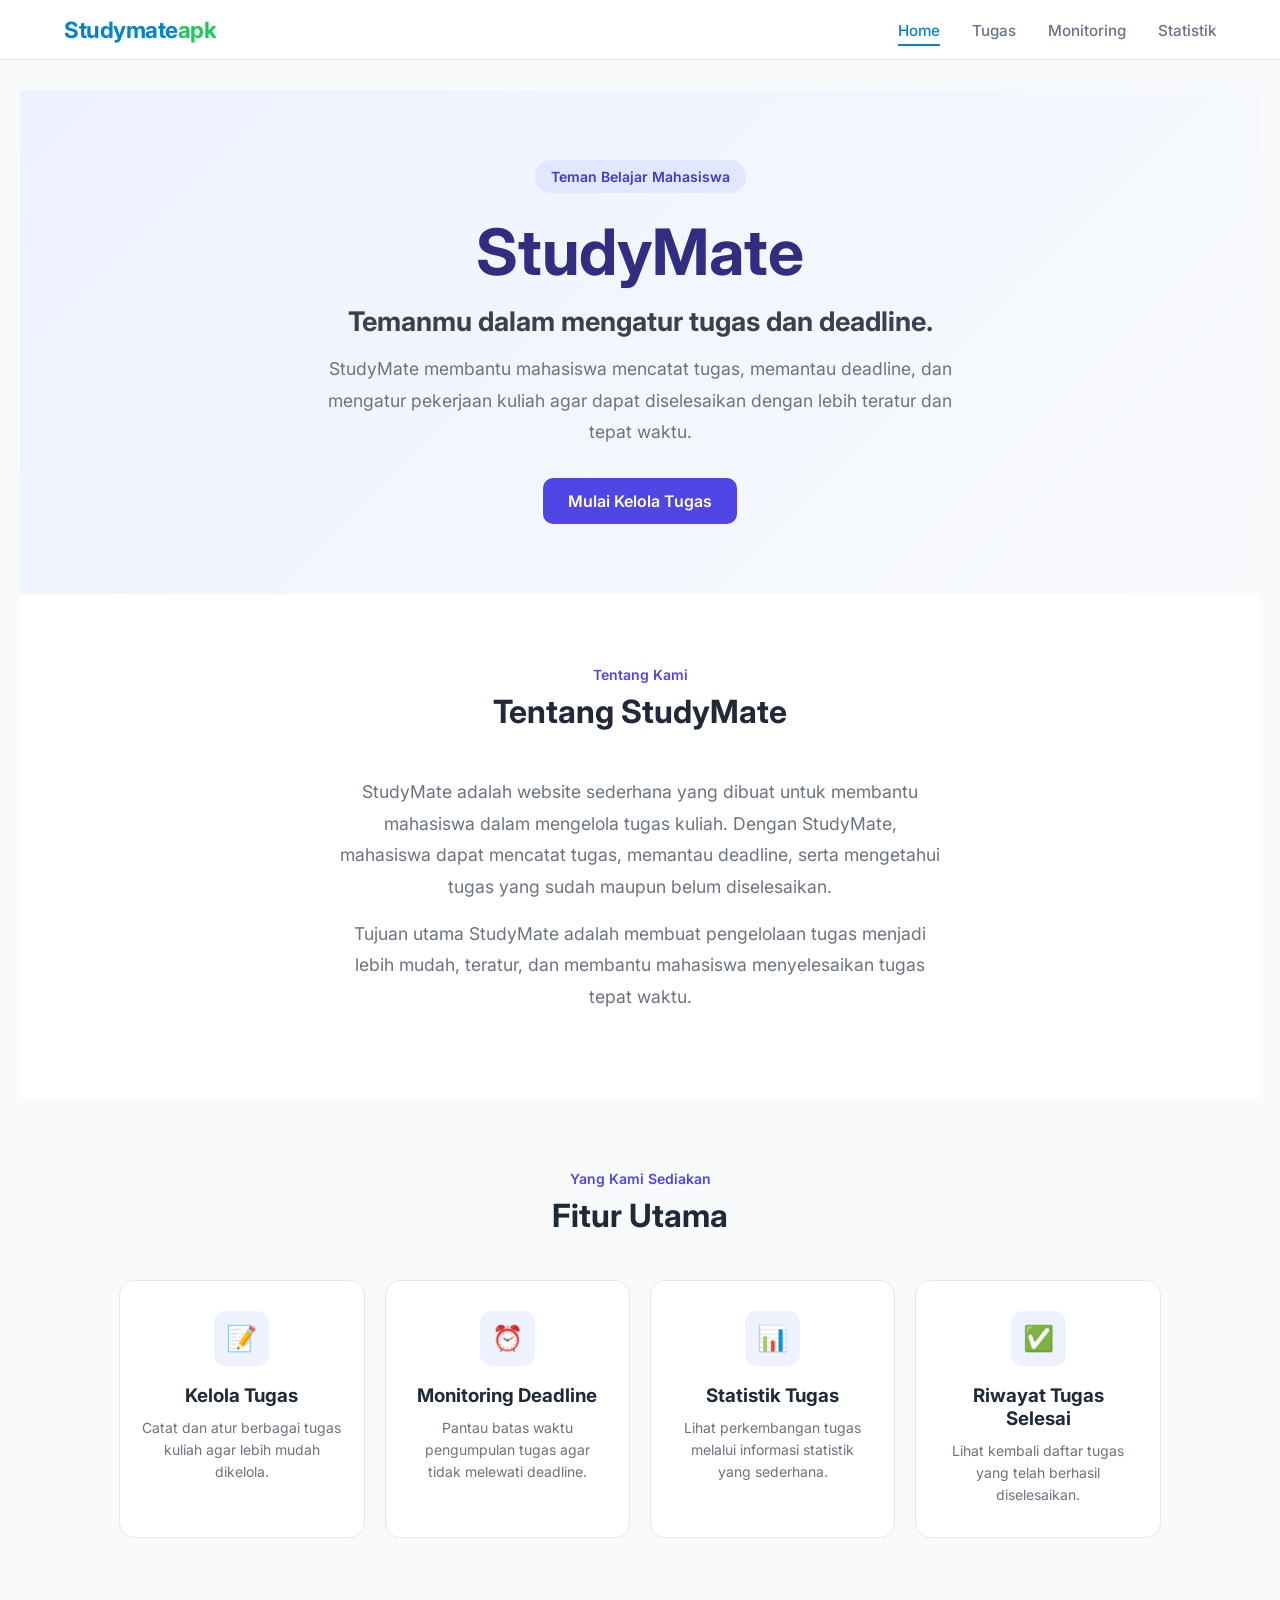
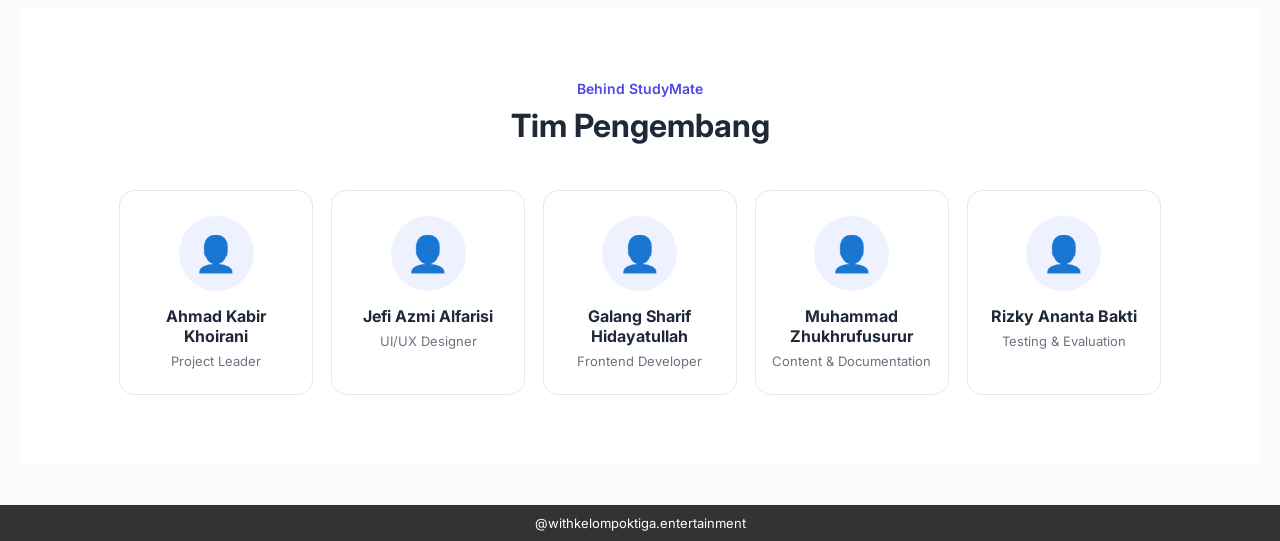
<file: index.html>
<!DOCTYPE html>
<html lang="id">
<head>
    <meta charset="UTF-8">
    <meta name="viewport" content="width=device-width, initial-scale=1.0">
    <title>Beranda</title>
    <link rel="stylesheet" href="css/style.css">
    <link href="https://fonts.googleapis.com/css2?family=Inter:wght@400;500;600;700&display=swap" rel="stylesheet">
</head>
<body>
<!-- header -->
<header class="office-header">
    <div class="nav-container">
        <a href="index.html" class="logo">Studymate<span>apk</span></a>
        <!-- Menu Navigasi -->
        <nav class="nav-menu">
            <ul>
                <li><a href="index.html" class="nav-link active">Home</a></li>
                <li><a href="tugas.html" class="nav-link">Tugas</a></li>
                <li><a href="monitoring.html" class="nav-link">Monitoring</a></li>
                <li><a href="statistik.html" class="nav-link">Statistik</a></li>
            </ul>
        </nav>
        <!-- Nav hamburg -->
        <div class="hamburger" id="hamburgerBtn">
            <span></span>
            <span></span>
            <span></span>
        </div>
        <!-- <button class="action-btn" id="portalBtn">Masuk Portal</button> -->
    </div>
</header>
<!-- header tutup -->

<main class="content-area">
   <main class="studymate-home">

    <!-- HERO SECTION -->
    <section class="hero">
        <div class="hero-content">
            <span class="hero-badge">Teman Belajar Mahasiswa</span>

            <h1>StudyMate</h1>

            <h2>
                Temanmu dalam mengatur tugas dan deadline.
            </h2>

            <p>
                StudyMate membantu mahasiswa mencatat tugas,
                memantau deadline, dan mengatur pekerjaan kuliah
                agar dapat diselesaikan dengan lebih teratur dan tepat waktu.
            </p>

            <a href="tugas.html" class="btn-primary">
                Mulai Kelola Tugas
            </a>
        </div>
    </section>


    <!-- TENTANG STUDYMATE -->
    <section class="about">
        <div class="section-title">
            <span>Tentang Kami</span>
            <h2>Tentang StudyMate</h2>
        </div>

        <div class="about-content">
            <div class="about-text">
                <p>
                    StudyMate adalah website sederhana yang dibuat untuk
                    membantu mahasiswa dalam mengelola tugas kuliah.
                    Dengan StudyMate, mahasiswa dapat mencatat tugas,
                    memantau deadline, serta mengetahui tugas yang sudah
                    maupun belum diselesaikan.
                </p>

                <p>
                    Tujuan utama StudyMate adalah membuat pengelolaan
                    tugas menjadi lebih mudah, teratur, dan membantu
                    mahasiswa menyelesaikan tugas tepat waktu.
                </p>
            </div>
        </div>
    </section>


    <!-- FITUR UTAMA -->
    <section class="features">
        <div class="section-title">
            <span>Yang Kami Sediakan</span>
            <h2>Fitur Utama</h2>
        </div>

        <div class="feature-container">

            <!-- Card 1 -->
            <div class="feature-card">
                <div class="feature-icon">📝</div>
                <h3>Kelola Tugas</h3>
                <p>
                    Catat dan atur berbagai tugas kuliah
                    agar lebih mudah dikelola.
                </p>
            </div>

            <!-- Card 2 -->
            <div class="feature-card">
                <div class="feature-icon">⏰</div>
                <h3>Monitoring Deadline</h3>
                <p>
                    Pantau batas waktu pengumpulan tugas
                    agar tidak melewati deadline.
                </p>
            </div>

            <!-- Card 3 -->
            <div class="feature-card">
                <div class="feature-icon">📊</div>
                <h3>Statistik Tugas</h3>
                <p>
                    Lihat perkembangan tugas melalui
                    informasi statistik yang sederhana.
                </p>
            </div>

            <!-- Card 4 -->
            <div class="feature-card">
                <div class="feature-icon">✅</div>
                <h3>Riwayat Tugas Selesai</h3>
                <p>
                    Lihat kembali daftar tugas yang
                    telah berhasil diselesaikan.
                </p>
            </div>

        </div>
    </section>


    <!-- TIM PENGEMBANG -->
    <section class="team">
        <div class="section-title">
            <span>Behind StudyMate</span>
            <h2>Tim Pengembang</h2>
        </div>

        <div class="team-container">

            <!-- Anggota 1 -->
            <div class="team-card">
                <div class="avatar">👤</div>
                <h3>Ahmad Kabir Khoirani</h3>
                <p>Project Leader</p>
            </div>

            <!-- Anggota 2 -->
            <div class="team-card">
                <div class="avatar">👤</div>
                <h3>Jefi Azmi Alfarisi</h3>
                <p>UI/UX Designer</p>
            </div>

            <!-- Anggota 3 -->
            <div class="team-card">
                <div class="avatar">👤</div>
                <h3>Galang Sharif Hidayatullah</h3>
                <p>Frontend Developer</p>
            </div>

            <!-- Anggota 4 -->
            <div class="team-card">
                <div class="avatar">👤</div>
                <h3>Muhammad Zhukhrufusurur</h3>
                <p>Content & Documentation</p>
            </div>

            <!-- Anggota 5 -->
            <div class="team-card">
                <div class="avatar">👤</div>
                <h3>Rizky Ananta Bakti</h3>
                <p>Testing & Evaluation</p>
            </div>

        </div>
    </section>
</main>
</main>


<!-- footer -->
<footer>
    @withkelompoktiga.entertainment
</footer>
<!-- footer tutup -->

    <!-- JavaScript untuk Interaksi Tombol -->
<script>
    const btn = document.getElementById('portalBtn');
    btn.addEventListener('click', function() {
        alert('Kalo memang lagi sedih dengerin musik ini aja yaa...');
        btn.textContent = 'Memuat...';
        btn.style.backgroundColor = '#4ade80'; // Hijau muda
        window.location.href = "https://www.youtube.com/watch?v=sEkkb8g-39g";
    });
</script>
<script src="js/script.js"></script>
</body>
</html>
</file>
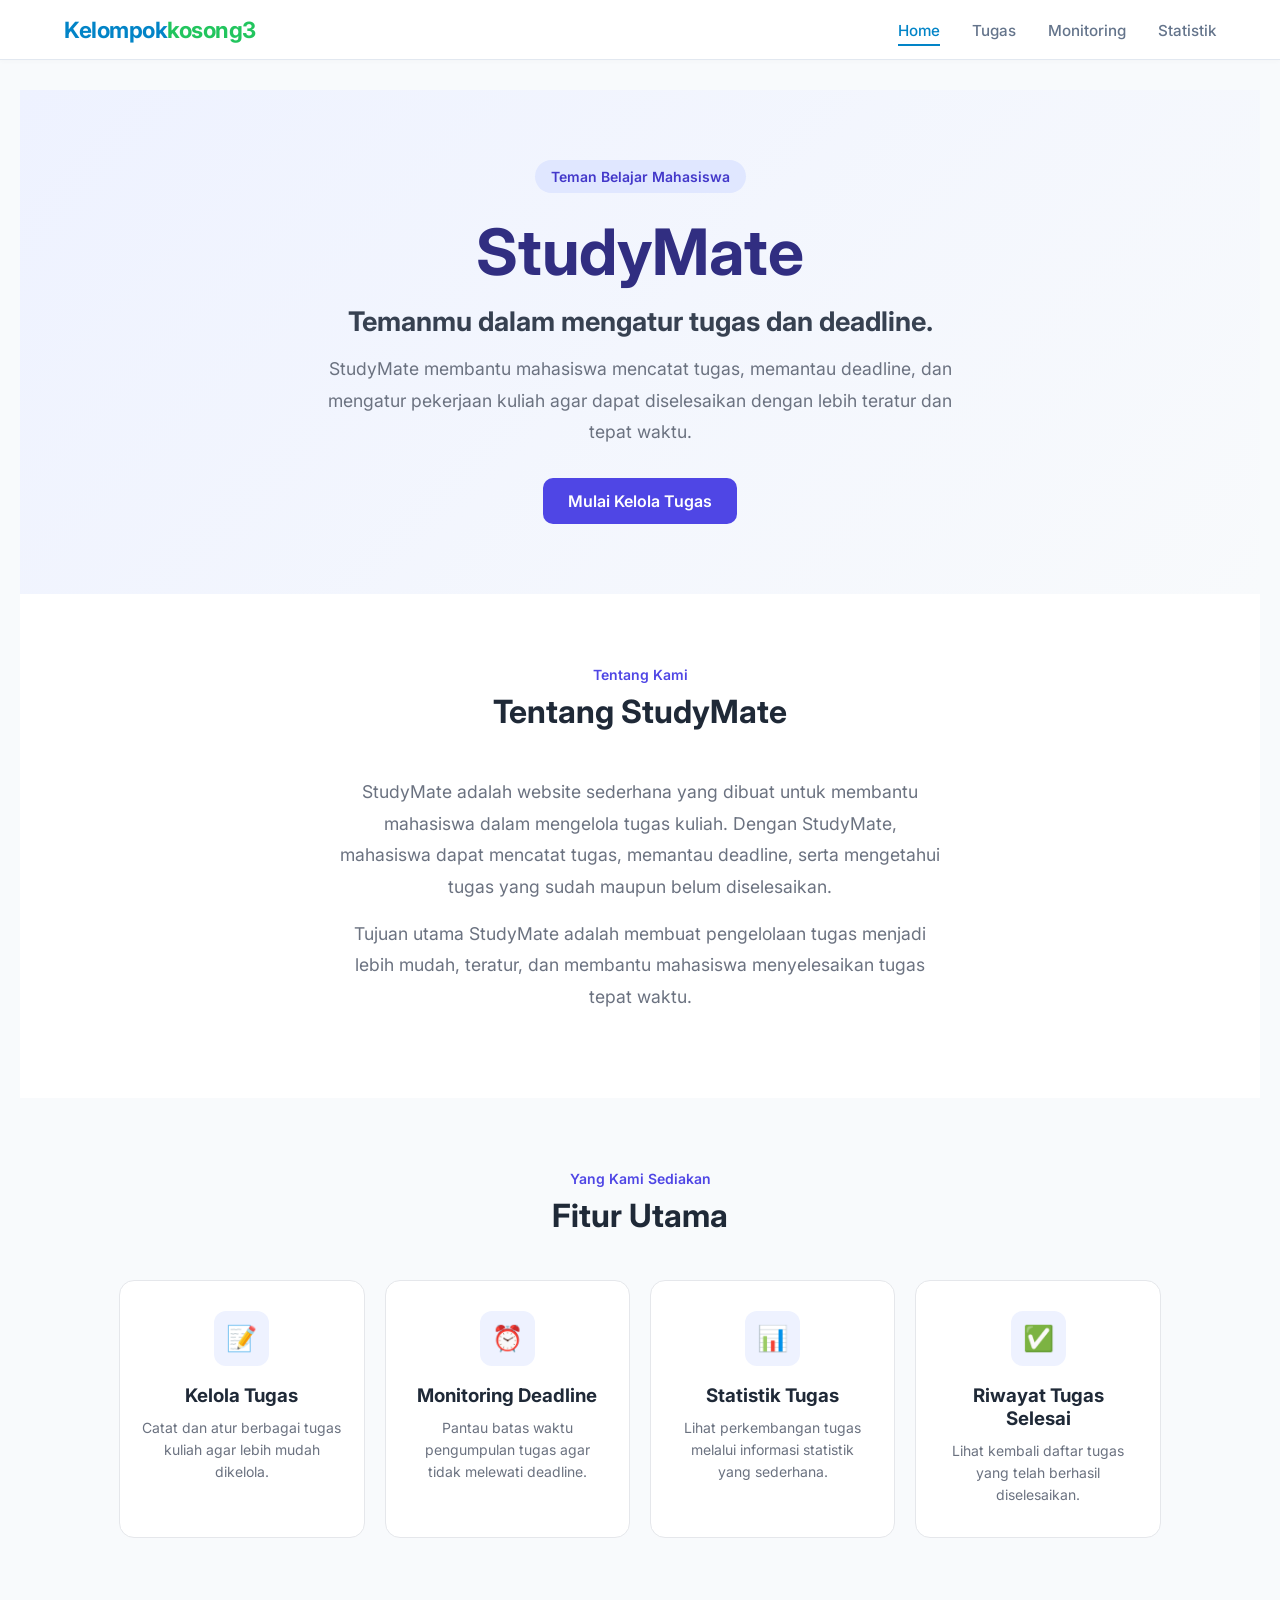
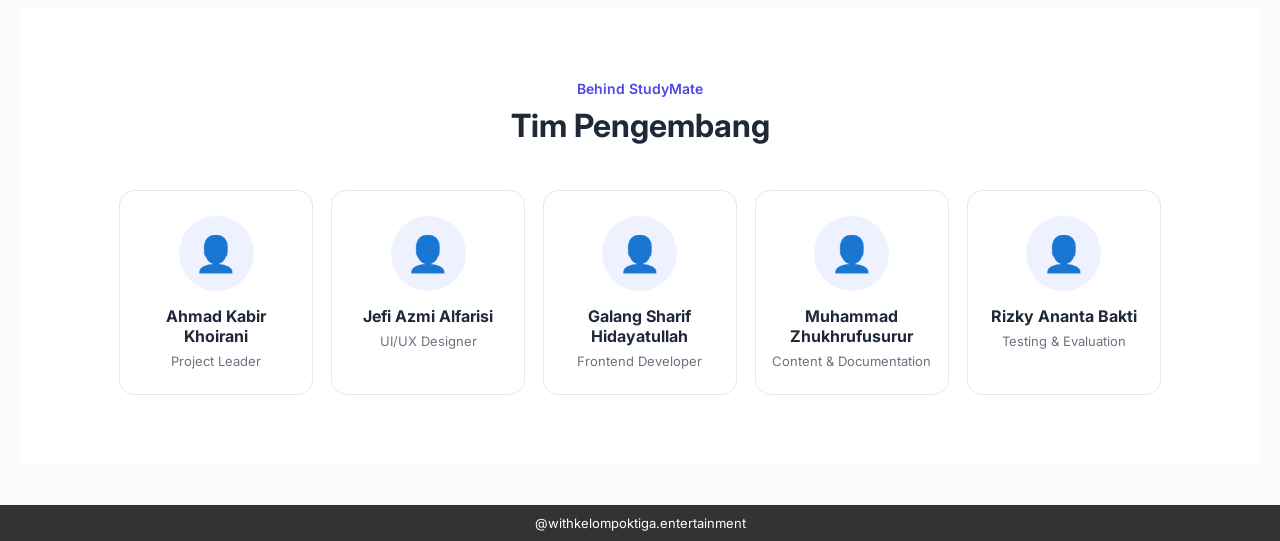
<file: Studymate/index.html>
<!DOCTYPE html>
<html lang="id">
<head>
    <meta charset="UTF-8">
    <meta name="viewport" content="width=device-width, initial-scale=1.0">
    <title>Beranda</title>
    <link rel="stylesheet" href="css/style.css">
    <link href="https://fonts.googleapis.com/css2?family=Inter:wght@400;500;600;700&display=swap" rel="stylesheet">
</head>
<body>
<!-- header -->
<header class="office-header">
    <div class="nav-container">
        <a href="#" class="logo">Kelompok<span>kosong3</span></a>
        <!-- Menu Navigasi -->
        <nav class="nav-menu">
            <ul>
                <li><a href="index.html" class="nav-link active">Home</a></li>
                <li><a href="tugas.html" class="nav-link">Tugas</a></li>
                <li><a href="monitoring.html" class="nav-link">Monitoring</a></li>
                <li><a href="statistik.html" class="nav-link">Statistik</a></li>
            </ul>
        </nav>
        <!-- <button class="action-btn" id="portalBtn">Masuk Portal</button> -->
    </div>
</header>
<!-- header tutup -->

<main class="content-area">
   <main class="studymate-home">

    <!-- HERO SECTION -->
    <section class="hero">
        <div class="hero-content">
            <span class="hero-badge">Teman Belajar Mahasiswa</span>

            <h1>StudyMate</h1>

            <h2>
                Temanmu dalam mengatur tugas dan deadline.
            </h2>

            <p>
                StudyMate membantu mahasiswa mencatat tugas,
                memantau deadline, dan mengatur pekerjaan kuliah
                agar dapat diselesaikan dengan lebih teratur dan tepat waktu.
            </p>

            <a href="tugas.html" class="btn-primary">
                Mulai Kelola Tugas
            </a>
        </div>
    </section>


    <!-- TENTANG STUDYMATE -->
    <section class="about">
        <div class="section-title">
            <span>Tentang Kami</span>
            <h2>Tentang StudyMate</h2>
        </div>

        <div class="about-content">
            <div class="about-text">
                <p>
                    StudyMate adalah website sederhana yang dibuat untuk
                    membantu mahasiswa dalam mengelola tugas kuliah.
                    Dengan StudyMate, mahasiswa dapat mencatat tugas,
                    memantau deadline, serta mengetahui tugas yang sudah
                    maupun belum diselesaikan.
                </p>

                <p>
                    Tujuan utama StudyMate adalah membuat pengelolaan
                    tugas menjadi lebih mudah, teratur, dan membantu
                    mahasiswa menyelesaikan tugas tepat waktu.
                </p>
            </div>
        </div>
    </section>


    <!-- FITUR UTAMA -->
    <section class="features">
        <div class="section-title">
            <span>Yang Kami Sediakan</span>
            <h2>Fitur Utama</h2>
        </div>

        <div class="feature-container">

            <!-- Card 1 -->
            <div class="feature-card">
                <div class="feature-icon">📝</div>
                <h3>Kelola Tugas</h3>
                <p>
                    Catat dan atur berbagai tugas kuliah
                    agar lebih mudah dikelola.
                </p>
            </div>

            <!-- Card 2 -->
            <div class="feature-card">
                <div class="feature-icon">⏰</div>
                <h3>Monitoring Deadline</h3>
                <p>
                    Pantau batas waktu pengumpulan tugas
                    agar tidak melewati deadline.
                </p>
            </div>

            <!-- Card 3 -->
            <div class="feature-card">
                <div class="feature-icon">📊</div>
                <h3>Statistik Tugas</h3>
                <p>
                    Lihat perkembangan tugas melalui
                    informasi statistik yang sederhana.
                </p>
            </div>

            <!-- Card 4 -->
            <div class="feature-card">
                <div class="feature-icon">✅</div>
                <h3>Riwayat Tugas Selesai</h3>
                <p>
                    Lihat kembali daftar tugas yang
                    telah berhasil diselesaikan.
                </p>
            </div>

        </div>
    </section>


    <!-- TIM PENGEMBANG -->
    <section class="team">
        <div class="section-title">
            <span>Behind StudyMate</span>
            <h2>Tim Pengembang</h2>
        </div>

        <div class="team-container">

            <!-- Anggota 1 -->
            <div class="team-card">
                <div class="avatar">👤</div>
                <h3>Ahmad Kabir Khoirani</h3>
                <p>Project Leader</p>
            </div>

            <!-- Anggota 2 -->
            <div class="team-card">
                <div class="avatar">👤</div>
                <h3>Jefi Azmi Alfarisi</h3>
                <p>UI/UX Designer</p>
            </div>

            <!-- Anggota 3 -->
            <div class="team-card">
                <div class="avatar">👤</div>
                <h3>Galang Sharif Hidayatullah</h3>
                <p>Frontend Developer</p>
            </div>

            <!-- Anggota 4 -->
            <div class="team-card">
                <div class="avatar">👤</div>
                <h3>Muhammad Zhukhrufusurur</h3>
                <p>Content & Documentation</p>
            </div>

            <!-- Anggota 5 -->
            <div class="team-card">
                <div class="avatar">👤</div>
                <h3>Rizky Ananta Bakti</h3>
                <p>Testing & Evaluation</p>
            </div>

        </div>
    </section>
</main>
</main>


<!-- footer -->
<footer>
    @withkelompoktiga.entertainment
</footer>
<!-- footer tutup -->

    <!-- JavaScript untuk Interaksi Tombol -->
<script>
    const btn = document.getElementById('portalBtn');
    btn.addEventListener('click', function() {
        alert('Kalo memang lagi sedih dengerin musik ini aja yaa...');
        btn.textContent = 'Memuat...';
        btn.style.backgroundColor = '#4ade80'; // Hijau muda
        window.location.href = "https://www.youtube.com/watch?v=sEkkb8g-39g";
    });
</script>
<script src="js/script.js"></script>
</body>
</html>
</file>
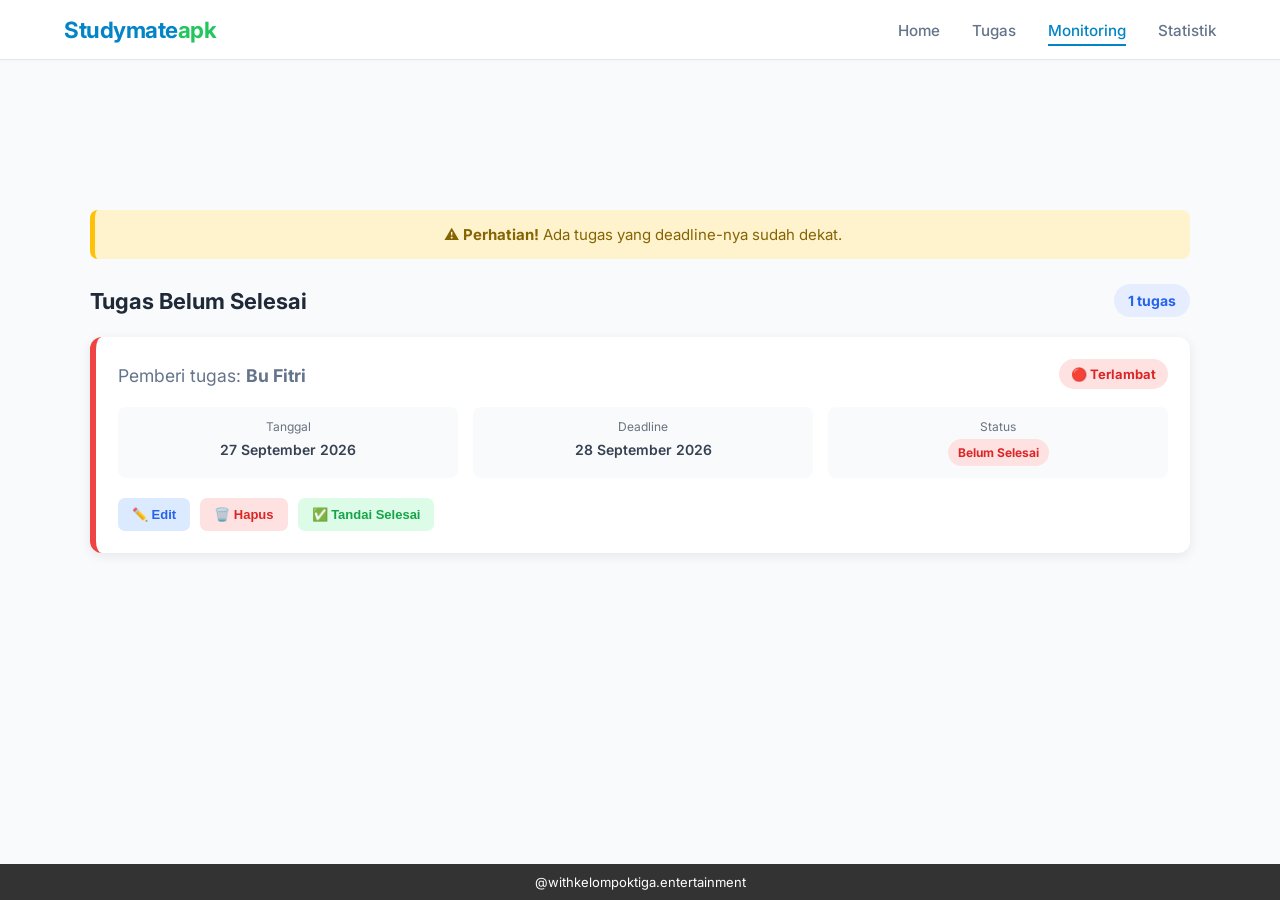
<file: monitoring.html>
<!DOCTYPE html>
<html lang="id">
<head>
    <meta charset="UTF-8">
    <meta name="viewport" content="width=device-width, initial-scale=1.0">
    <title>Monitoring</title>
    <link rel="stylesheet" href="css/monitoring.css">
    <link href="https://fonts.googleapis.com/css2?family=Inter:wght@400;500;600;700&display=swap" rel="stylesheet">
</head>
<body>
<!-- header -->
<header class="office-header">
    <div class="nav-container">
        <a href="index.html" class="logo">Studymate<span>apk</span></a>
        <!-- Menu Navigasi -->
        <nav class="nav-menu">
            <ul>
                <li><a href="index.html" class="nav-link">Home</a></li>
                <li><a href="tugas.html" class="nav-link">Tugas</a></li>
                <li><a href="monitoring.html" class="nav-link active">Monitoring</a></li>
                <li><a href="statistik.html" class="nav-link">Statistik</a></li>
            </ul>
        </nav>
        <!-- Nav hamburg -->
        <div class="hamburger" id="hamburgerBtn">
            <span></span>
            <span></span>
            <span></span>
        </div>
        <!-- <button class="action-btn" id="portalBtn">Masuk Portal</button> -->
    </div>
</header>
<!-- header tutup -->

<main class="content-area">
   <!-- ==============================
         KONTEN UTAMA
         ============================== -->
    <main class="container">
      <!-- Peringatan deadline dekat -->
      <div id="deadlineAlert" class="deadline-alert hidden">
        ⚠️ <strong>Perhatian!</strong>
        Ada tugas yang deadline-nya sudah dekat.
      </div>

      <!-- Informasi jumlah tugas -->
      <div class="monitoring-info">
        <h2>Tugas Belum Selesai</h2>
        <span id="taskCount">0 tugas</span>
      </div>

      <!-- ==============================
             DAFTAR TUGAS
             Data akan dimasukkan melalui JavaScript
             ============================== -->
      <section id="taskList" class="task-list">
        <!-- Contoh:
            <div class="task-card">
                ...
            </div>
            -->
      </section>

      <!-- Pesan ketika tidak ada tugas -->
      <div id="emptyMessage" class="empty-message hidden">
        <div class="empty-icon">🎉</div>
        <h3>Semua tugas sudah selesai!</h3>
        <p>Tidak ada tugas yang perlu dimonitor saat ini.</p>
      </div>
    </main>
</main>

<!-- footer -->
<footer>
    @withkelompoktiga.entertainment
</footer>
<!-- footer tutup -->
     <script src="js/monitoring.js"></script>
</body>
</html>
</file>
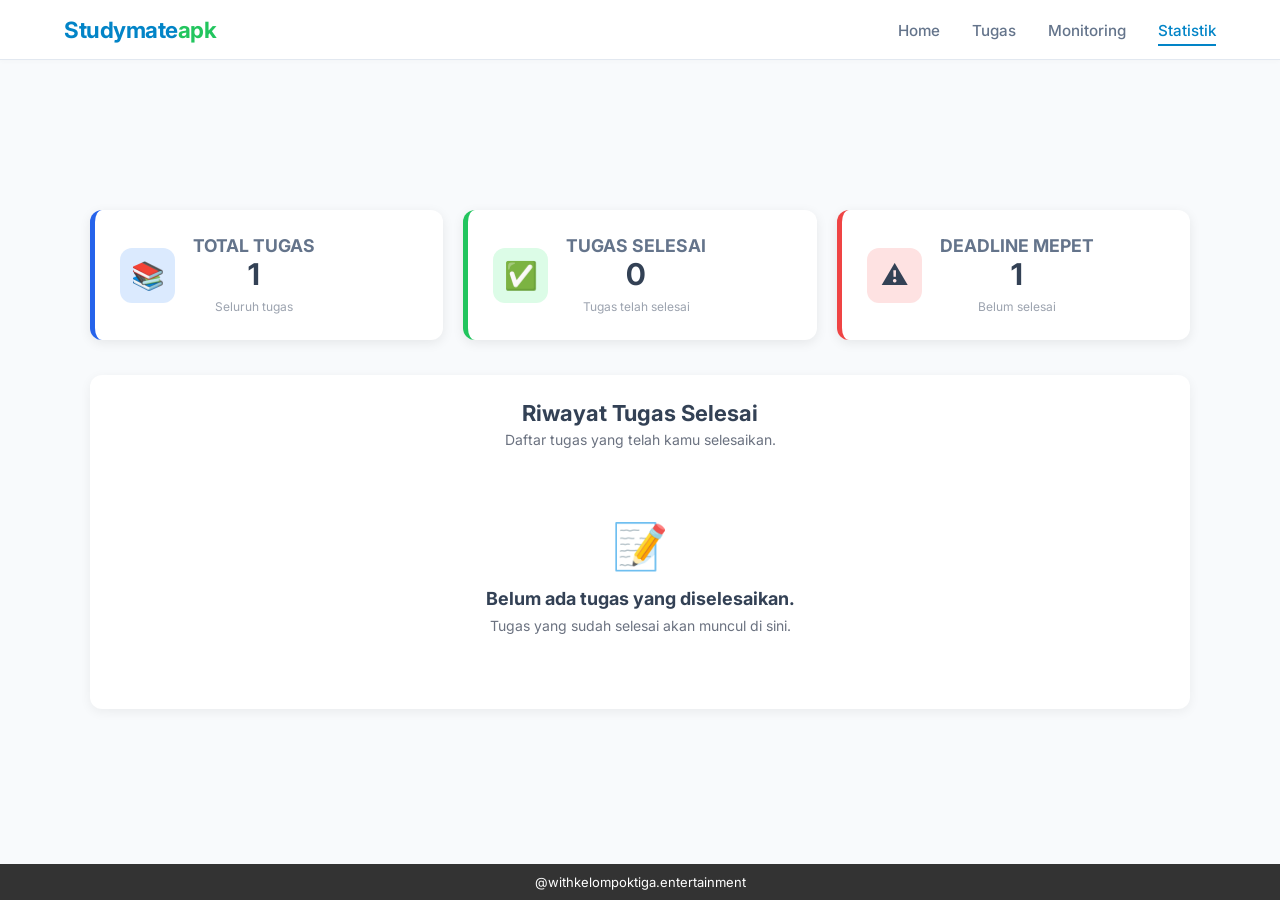
<file: statistik.html>
<!DOCTYPE html>
<html lang="id">
<head>
    <meta charset="UTF-8">
    <meta name="viewport" content="width=device-width, initial-scale=1.0">
    <title>Statistik</title>
    <link rel="stylesheet" href="css/statistik.css">
    <link href="https://fonts.googleapis.com/css2?family=Inter:wght@400;500;600;700&display=swap" rel="stylesheet">
</head>
<body>
<!-- header -->
<header class="office-header">
    <div class="nav-container">
        <a href="index.html" class="logo">Studymate<span>apk</span></a>
        <!-- Menu Navigasi -->
        <nav class="nav-menu">
            <ul>
                <li><a href="index.html" class="nav-link">Home</a></li>
                <li><a href="tugas.html" class="nav-link">Tugas</a></li>
                <li><a href="monitoring.html" class="nav-link">Monitoring</a></li>
                <li><a href="statistik.html" class="nav-link active">Statistik</a></li>
            </ul>
        </nav>
        <!-- Nav hamburg -->
        <div class="hamburger" id="hamburgerBtn">
            <span></span>
            <span></span>
            <span></span>
        </div>
        <!-- <button class="action-btn" id="portalBtn">Masuk Portal</button> -->
    </div>
</header>
<!-- header tutup -->

<main class="content-area">
   <main class="container">


        <!-- =========================================
             3 KARTU STATISTIK
             ========================================= -->

        <section class="statistics-container">


            <!-- TOTAL TUGAS -->

            <div class="stat-card total">

                <div class="stat-icon">
                    📚
                </div>

                <div class="stat-content">

                    <p class="stat-label">
                        TOTAL TUGAS
                    </p>

                    <h2 id="totalTasks">
                        0
                    </h2>

                    <span>
                        Seluruh tugas
                    </span>

                </div>

            </div>


            <!-- TUGAS SELESAI -->

            <div class="stat-card completed">

                <div class="stat-icon">
                    ✅
                </div>

                <div class="stat-content">

                    <p class="stat-label">
                        TUGAS SELESAI
                    </p>

                    <h2 id="completedTasks">
                        0
                    </h2>

                    <span>
                        Tugas telah selesai
                    </span>

                </div>

            </div>


            <!-- DEADLINE MEPET -->

            <div class="stat-card urgent">

                <div class="stat-icon">
                    ⚠️
                </div>

                <div class="stat-content">

                    <p class="stat-label">
                        DEADLINE MEPET
                    </p>

                    <h2 id="urgentTasks">
                        0
                    </h2>

                    <span>
                        Belum selesai
                    </span>

                </div>

            </div>


        </section>


        <!-- =========================================
             RIWAYAT TUGAS SELESAI
             ========================================= -->

        <section class="history-section">

            <div class="section-header">

                <div>

                    <h2>
                        Riwayat Tugas Selesai
                    </h2>

                    <p>
                        Daftar tugas yang telah kamu selesaikan.
                    </p>

                </div>

            </div>


            <!-- =====================================
                 DAFTAR RIWAYAT
                 ===================================== -->

            <div id="historyList" class="history-list">

                <!-- Data riwayat akan dimasukkan
                     melalui JavaScript -->

            </div>


            <!-- =====================================
                 PESAN JIKA BELUM ADA TUGAS SELESAI
                 ===================================== -->

            <div id="emptyHistory" class="empty-history hidden">

                <div class="empty-icon">
                    📝
                </div>

                <h3>
                    Belum ada tugas yang diselesaikan.
                </h3>

                <p>
                    Tugas yang sudah selesai akan muncul di sini.
                </p>

            </div>


        </section>


    </main>
</main>

<!-- footer -->
<footer>
    @withkelompoktiga.entertainment
</footer>
<!-- footer tutup -->
 <script src="js/statistik.js"></script>
</body>
</html>
</file>
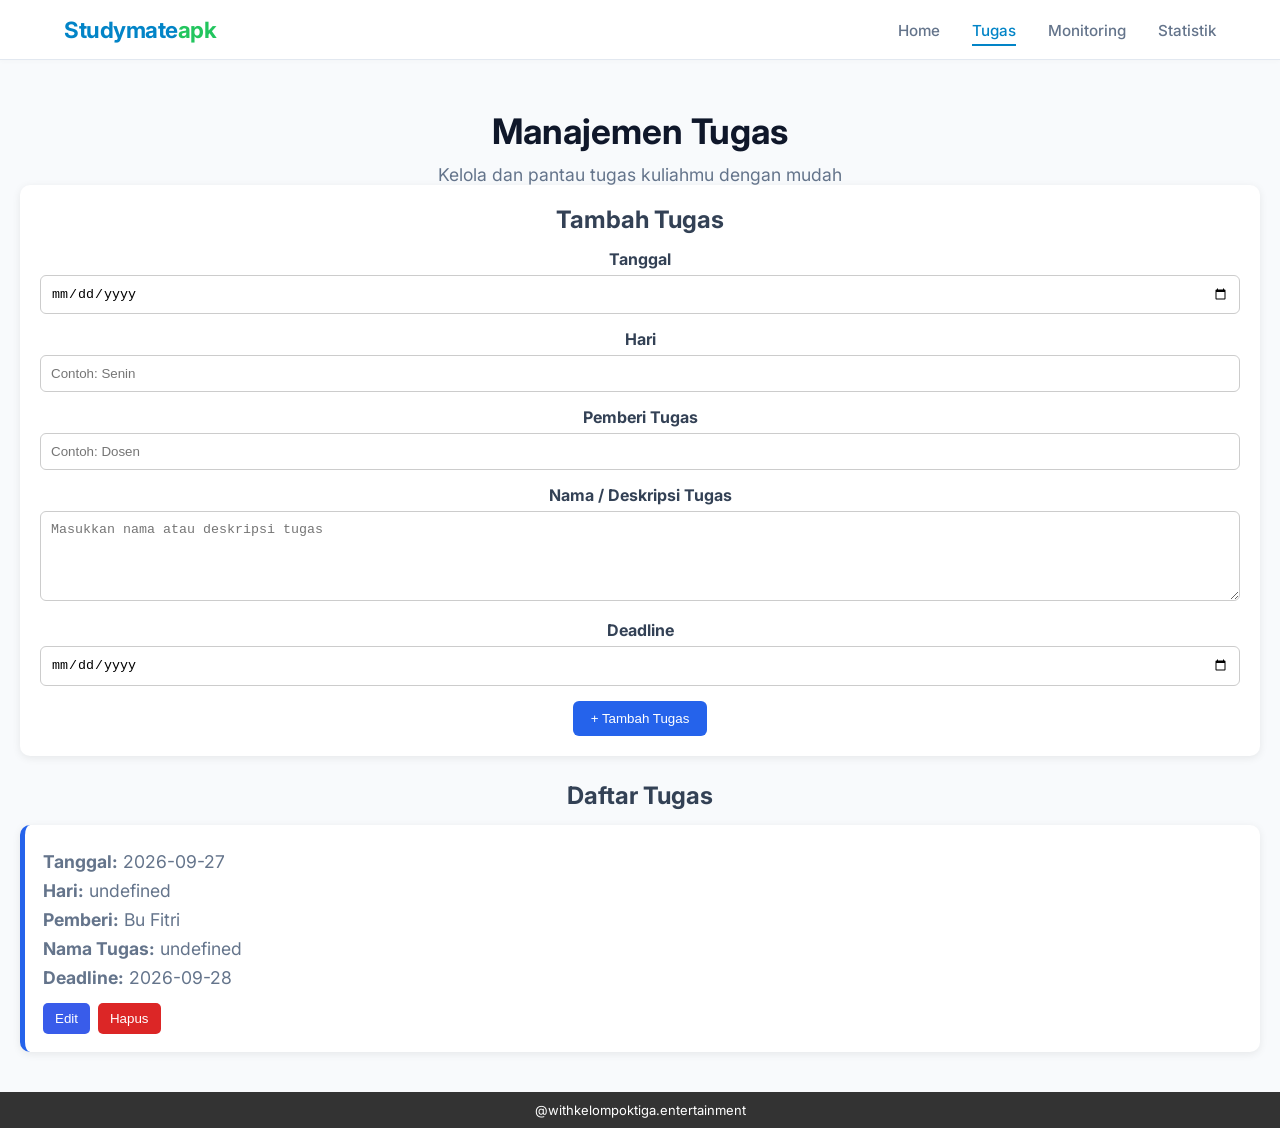
<file: tugas.html>
<!DOCTYPE html>
<html lang="id">
<head>
    <meta charset="UTF-8">
    <meta name="viewport" content="width=device-width, initial-scale=1.0">
    <title>Tugas</title>
    <link rel="stylesheet" href="css/tugas.css">
    <link href="https://fonts.googleapis.com/css2?family=Inter:wght@400;500;600;700&display=swap" rel="stylesheet">
</head>
<body>
<!-- header -->
<header class="office-header">
    <div class="nav-container">
        <a href="index.html" class="logo">Studymate<span>apk</span></a>
        <!-- Menu Navigasi -->
        <nav class="nav-menu">
            <ul>
                <li><a href="index.html" class="nav-link">Home</a></li>
                <li><a href="tugas.html" class="nav-link active">Tugas</a></li>
                <li><a href="monitoring.html" class="nav-link">Monitoring</a></li>
                <li><a href="statistik.html" class="nav-link">Statistik</a></li>
            </ul>
        </nav>
        <!-- Nav hamburg -->
        <div class="hamburger" id="hamburgerBtn">
            <span></span>
            <span></span>
            <span></span>
        </div>
        <!-- <button class="action-btn" id="portalBtn">Masuk Portal</button> -->
    </div>
</header>
<!-- header tutup -->

<main class="content-area">
   <h1>Manajemen Tugas</h1>
    <p>Kelola dan pantau tugas kuliahmu dengan mudah</p>

    <div class="form-tugas">
    <h2>Tambah Tugas</h2>

    <form id="form-tambah-tugas">

        <div class="form-group">
            <label for="input-tanggal">Tanggal</label>
            <input type="date" id="input-tanggal" name="tanggal" required>
        </div>

        <div class="form-group">
            <label for="input-hari">Hari</label>
            <input type="text" id="input-hari" name="hari"
                   placeholder="Contoh: Senin" required>
        </div>

        <div class="form-group">
            <label for="input-pemberi">Pemberi Tugas</label>
            <input type="text" id="input-pemberi" name="pemberi"
                   placeholder="Contoh: Dosen" required>
        </div>

        <div class="form-group">
            <label for="input-tugas">Nama / Deskripsi Tugas</label>
            <textarea id="input-tugas" name="tugas"
                      placeholder="Masukkan nama atau deskripsi tugas"
                      required></textarea>
        </div>

        <div class="form-group">
            <label for="input-deadline">Deadline</label>
            <input type="date" id="input-deadline" name="deadline" required>
        </div>

        <button type="submit" id="btn-tambah-tugas">
            + Tambah Tugas
        </button>

    </form>
</div>

<!-- Daftar tugas -->
<div class="daftar-tugas">
    <h2>Daftar Tugas</h2>

    <div id="list-tugas">
        <!-- Data tugas akan dibuat otomatis oleh JavaScript -->
    </div>
</div>
</main>

<!-- footer -->
<footer>
    @withkelompoktiga.entertainment
</footer>
<!-- footer tutup -->
     <script src="js/tugas.js"></script>
</body>
</html>
</file>
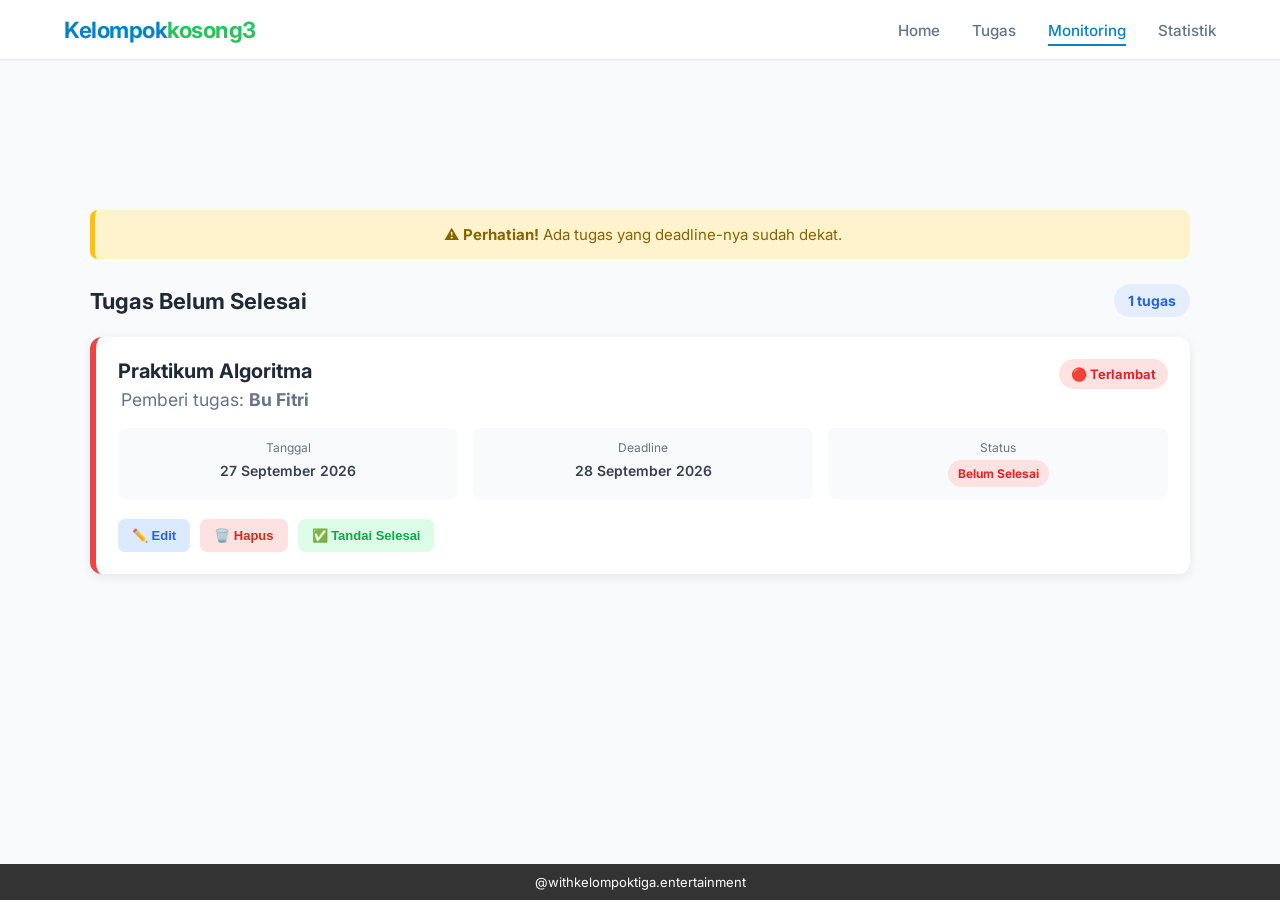
<file: Studymate/monitoring.html>
<!DOCTYPE html>
<html lang="id">
<head>
    <meta charset="UTF-8">
    <meta name="viewport" content="width=device-width, initial-scale=1.0">
    <title>Monitoring</title>
    <link rel="stylesheet" href="css/monitoring.css">
    <link href="https://fonts.googleapis.com/css2?family=Inter:wght@400;500;600;700&display=swap" rel="stylesheet">
</head>
<body>
<!-- header -->
<header class="office-header">
    <div class="nav-container">
        <a href="#" class="logo">Kelompok<span>kosong3</span></a>
        <!-- Menu Navigasi -->
        <nav class="nav-menu">
            <ul>
                <li><a href="index.html" class="nav-link">Home</a></li>
                <li><a href="tugas.html" class="nav-link">Tugas</a></li>
                <li><a href="monitoring.html" class="nav-link active">Monitoring</a></li>
                <li><a href="statistik.html" class="nav-link">Statistik</a></li>
            </ul>
        </nav>
        <!-- <button class="action-btn" id="portalBtn">Masuk Portal</button> -->
    </div>
</header>
<!-- header tutup -->

<main class="content-area">
   <!-- ==============================
         KONTEN UTAMA
         ============================== -->
    <main class="container">
      <!-- Peringatan deadline dekat -->
      <div id="deadlineAlert" class="deadline-alert hidden">
        ⚠️ <strong>Perhatian!</strong>
        Ada tugas yang deadline-nya sudah dekat.
      </div>

      <!-- Informasi jumlah tugas -->
      <div class="monitoring-info">
        <h2>Tugas Belum Selesai</h2>
        <span id="taskCount">0 tugas</span>
      </div>

      <!-- ==============================
             DAFTAR TUGAS
             Data akan dimasukkan melalui JavaScript
             ============================== -->
      <section id="taskList" class="task-list">
        <!-- Contoh:
            <div class="task-card">
                ...
            </div>
            -->
      </section>

      <!-- Pesan ketika tidak ada tugas -->
      <div id="emptyMessage" class="empty-message hidden">
        <div class="empty-icon">🎉</div>
        <h3>Semua tugas sudah selesai!</h3>
        <p>Tidak ada tugas yang perlu dimonitor saat ini.</p>
      </div>
    </main>
</main>

<!-- footer -->
<footer>
    @withkelompoktiga.entertainment
</footer>
<!-- footer tutup -->
     <script src="js/monitoring.js"></script>
</body>
</html>
</file>
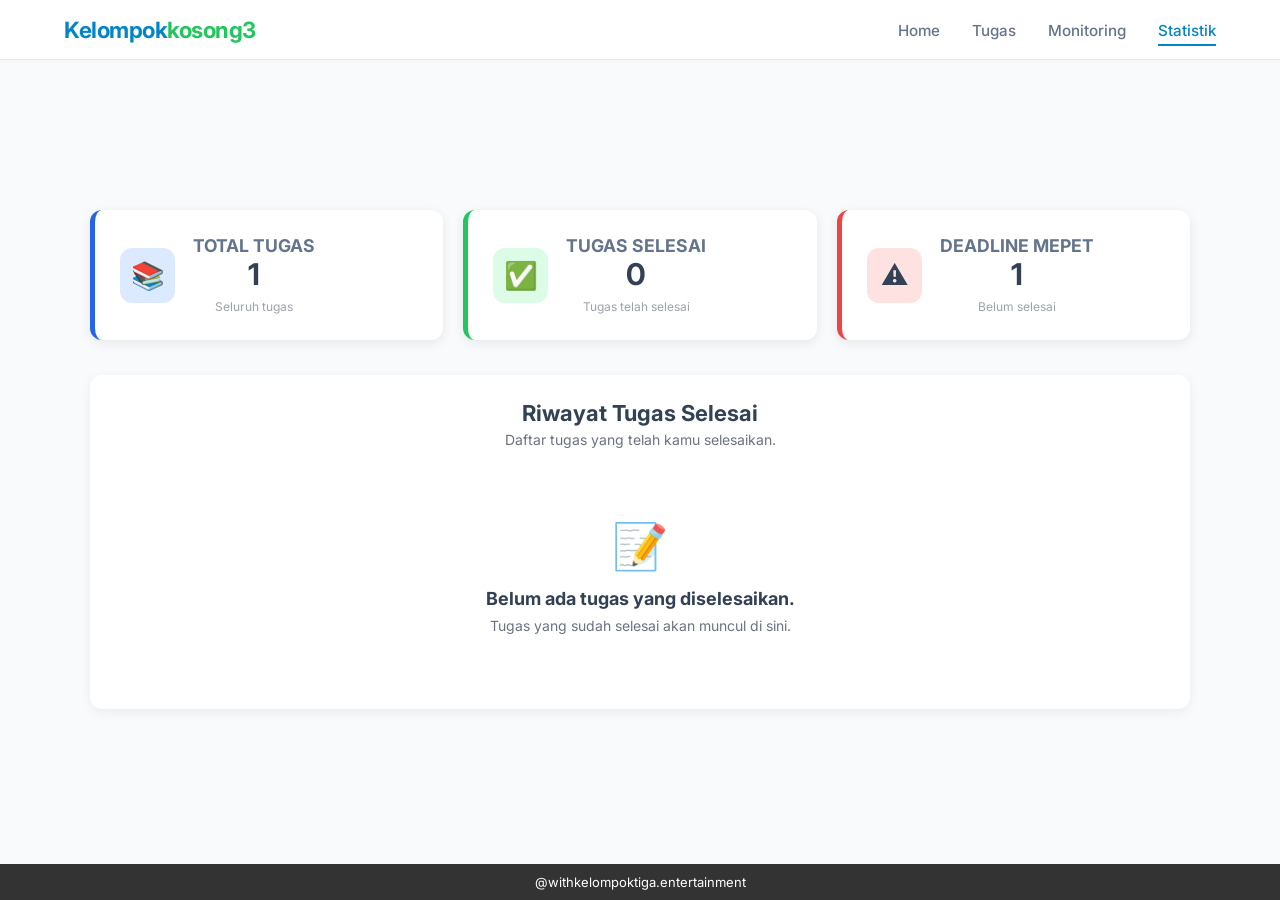
<file: Studymate/statistik.html>
<!DOCTYPE html>
<html lang="id">
<head>
    <meta charset="UTF-8">
    <meta name="viewport" content="width=device-width, initial-scale=1.0">
    <title>Statistik</title>
    <link rel="stylesheet" href="css/statistik.css">
    <link href="https://fonts.googleapis.com/css2?family=Inter:wght@400;500;600;700&display=swap" rel="stylesheet">
</head>
<body>
<!-- header -->
<header class="office-header">
    <div class="nav-container">
        <a href="#" class="logo">Kelompok<span>kosong3</span></a>
        <!-- Menu Navigasi -->
        <nav class="nav-menu">
            <ul>
                <li><a href="index.html" class="nav-link">Home</a></li>
                <li><a href="tugas.html" class="nav-link">Tugas</a></li>
                <li><a href="monitoring.html" class="nav-link">Monitoring</a></li>
                <li><a href="statistik.html" class="nav-link active">Statistik</a></li>
            </ul>
        </nav>
        <!-- <button class="action-btn" id="portalBtn">Masuk Portal</button> -->
    </div>
</header>
<!-- header tutup -->

<main class="content-area">
   <main class="container">


        <!-- =========================================
             3 KARTU STATISTIK
             ========================================= -->

        <section class="statistics-container">


            <!-- TOTAL TUGAS -->

            <div class="stat-card total">

                <div class="stat-icon">
                    📚
                </div>

                <div class="stat-content">

                    <p class="stat-label">
                        TOTAL TUGAS
                    </p>

                    <h2 id="totalTasks">
                        0
                    </h2>

                    <span>
                        Seluruh tugas
                    </span>

                </div>

            </div>


            <!-- TUGAS SELESAI -->

            <div class="stat-card completed">

                <div class="stat-icon">
                    ✅
                </div>

                <div class="stat-content">

                    <p class="stat-label">
                        TUGAS SELESAI
                    </p>

                    <h2 id="completedTasks">
                        0
                    </h2>

                    <span>
                        Tugas telah selesai
                    </span>

                </div>

            </div>


            <!-- DEADLINE MEPET -->

            <div class="stat-card urgent">

                <div class="stat-icon">
                    ⚠️
                </div>

                <div class="stat-content">

                    <p class="stat-label">
                        DEADLINE MEPET
                    </p>

                    <h2 id="urgentTasks">
                        0
                    </h2>

                    <span>
                        Belum selesai
                    </span>

                </div>

            </div>


        </section>


        <!-- =========================================
             RIWAYAT TUGAS SELESAI
             ========================================= -->

        <section class="history-section">

            <div class="section-header">

                <div>

                    <h2>
                        Riwayat Tugas Selesai
                    </h2>

                    <p>
                        Daftar tugas yang telah kamu selesaikan.
                    </p>

                </div>

            </div>


            <!-- =====================================
                 DAFTAR RIWAYAT
                 ===================================== -->

            <div id="historyList" class="history-list">

                <!-- Data riwayat akan dimasukkan
                     melalui JavaScript -->

            </div>


            <!-- =====================================
                 PESAN JIKA BELUM ADA TUGAS SELESAI
                 ===================================== -->

            <div id="emptyHistory" class="empty-history hidden">

                <div class="empty-icon">
                    📝
                </div>

                <h3>
                    Belum ada tugas yang diselesaikan.
                </h3>

                <p>
                    Tugas yang sudah selesai akan muncul di sini.
                </p>

            </div>


        </section>


    </main>
</main>

<!-- footer -->
<footer>
    @withkelompoktiga.entertainment
</footer>
<!-- footer tutup -->
 <script src="js/statistik.js"></script>
</body>
</html>
</file>
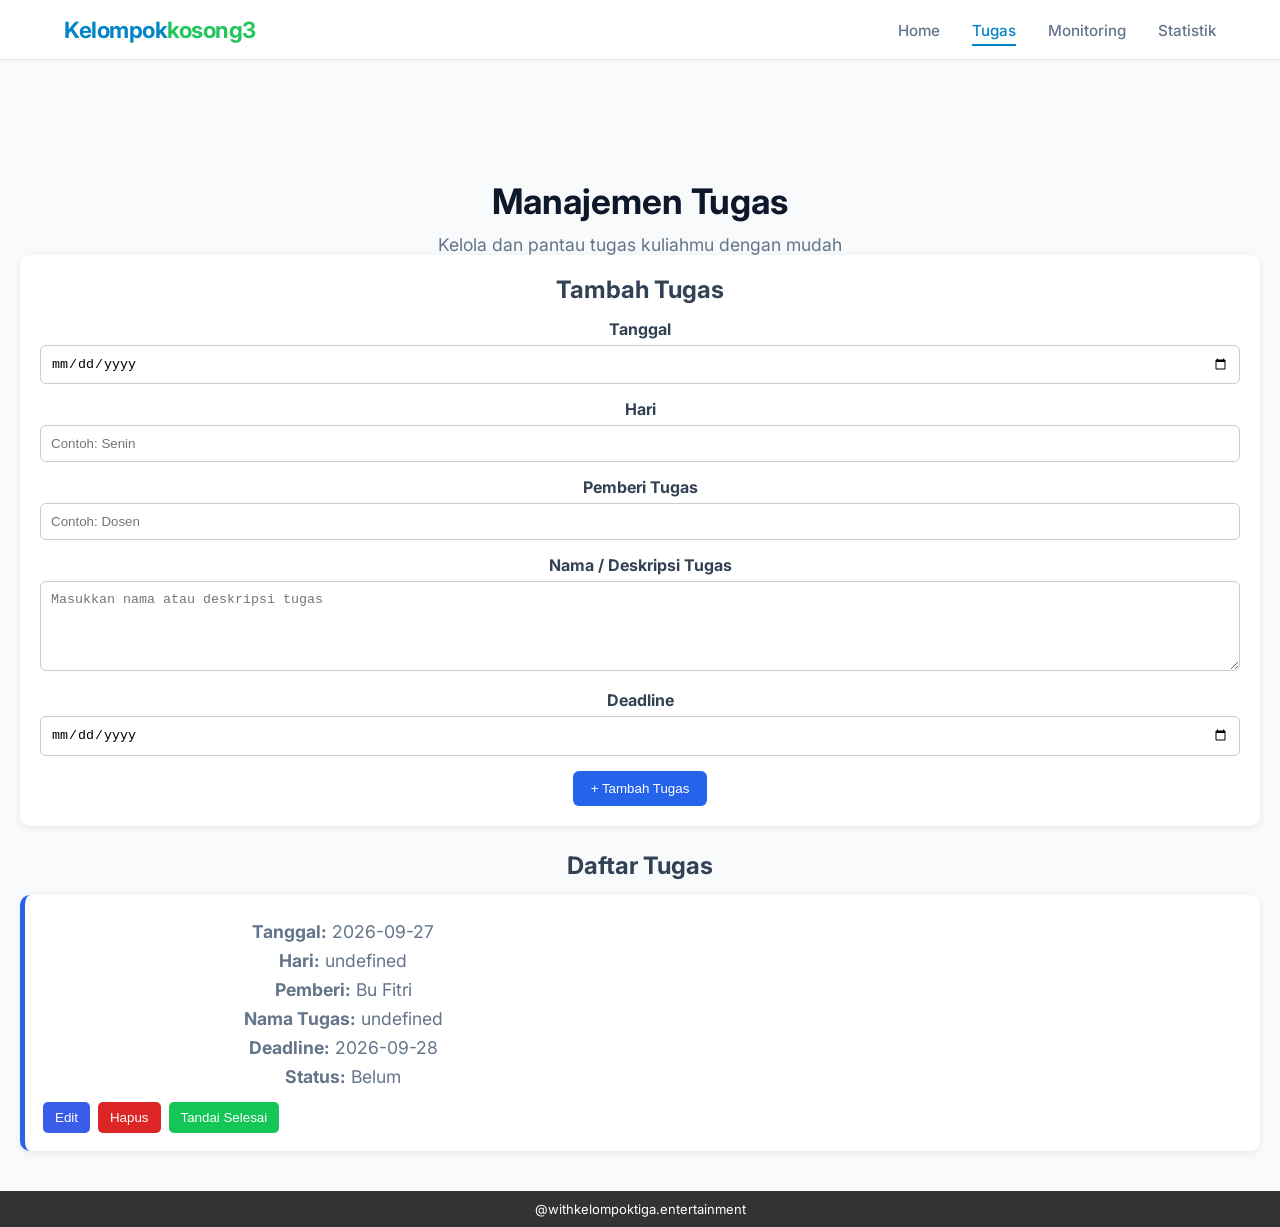
<file: Studymate/tugas.html>
<!DOCTYPE html>
<html lang="id">
<head>
    <meta charset="UTF-8">
    <meta name="viewport" content="width=device-width, initial-scale=1.0">
    <title>Tugas</title>
    <link rel="stylesheet" href="css/tugas.css">
    <link href="https://fonts.googleapis.com/css2?family=Inter:wght@400;500;600;700&display=swap" rel="stylesheet">
</head>
<body>
<!-- header -->
<header class="office-header">
    <div class="nav-container">
        <a href="#" class="logo">Kelompok<span>kosong3</span></a>
        <!-- Menu Navigasi -->
        <nav class="nav-menu">
            <ul>
                <li><a href="index.html" class="nav-link">Home</a></li>
                <li><a href="tugas.html" class="nav-link active">Tugas</a></li>
                <li><a href="monitoring.html" class="nav-link">Monitoring</a></li>
                <li><a href="statistik.html" class="nav-link">Statistik</a></li>
            </ul>
        </nav>
        <!-- <button class="action-btn" id="portalBtn">Masuk Portal</button> -->
    </div>
</header>
<!-- header tutup -->

<main class="content-area">
   <h1>Manajemen Tugas</h1>
    <p>Kelola dan pantau tugas kuliahmu dengan mudah</p>

    <div class="form-tugas">
    <h2>Tambah Tugas</h2>

    <form id="form-tambah-tugas">

        <div class="form-group">
            <label for="input-tanggal">Tanggal</label>
            <input type="date" id="input-tanggal" name="tanggal" required>
        </div>

        <div class="form-group">
            <label for="input-hari">Hari</label>
            <input type="text" id="input-hari" name="hari"
                   placeholder="Contoh: Senin" required>
        </div>

        <div class="form-group">
            <label for="input-pemberi">Pemberi Tugas</label>
            <input type="text" id="input-pemberi" name="pemberi"
                   placeholder="Contoh: Dosen" required>
        </div>

        <div class="form-group">
            <label for="input-tugas">Nama / Deskripsi Tugas</label>
            <textarea id="input-tugas" name="tugas"
                      placeholder="Masukkan nama atau deskripsi tugas"
                      required></textarea>
        </div>

        <div class="form-group">
            <label for="input-deadline">Deadline</label>
            <input type="date" id="input-deadline" name="deadline" required>
        </div>

        <button type="submit" id="btn-tambah-tugas">
            + Tambah Tugas
        </button>

    </form>
</div>

<!-- Daftar tugas -->
<div class="daftar-tugas">
    <h2>Daftar Tugas</h2>

    <div id="list-tugas">
        <!-- Data tugas akan dibuat otomatis oleh JavaScript -->
    </div>
</div>
</main>

<!-- footer -->
<footer>
    @withkelompoktiga.entertainment
</footer>
<!-- footer tutup -->
     <script src="js/tugas.js"></script>
</body>
</html>
</file>
<file: css/style.css>
/* Pengaturan Dasar */
* {
    box-sizing: border-box;
    margin: 0;
    padding: 0;
}

body {
    background-color: #f8fafc; 
    color: #334155; 
    font-family: 'Inter', sans-serif;
    margin: 0;
    min-height: 100vh;
    display: flex;
    flex-direction: column;
}

/* Header & Navigasi Kantor */
.office-header {
    background: #ffffff; 
    border-bottom: 1px solid #e2e8f0;
    position: fixed;
    top: 0;
    left: 0;
    width: 100%;
    z-index: 1000;
    box-shadow: 0 2px 4px rgba(0, 0, 0, 0.02);
}

.nav-container {
    max-width: 1200px;
    margin: 0 auto;
    display: flex;
    justify-content: space-between;
    align-items: center;
    padding: 16px 24px;
}

.logo {
    font-weight: 700;
    font-size: 1.4rem;
    color: #0284c7; 
    text-decoration: none;
    letter-spacing: -0.5px;
}

.logo span {
    color: #22c55e; 
}

/* Daftar Menu */
.nav-menu ul {
    list-style: none;
    display: flex;
    gap: 32px;
}

/* Tampilan Default (Layar Laptop/PC): Sembunyikan tombol hamburger */
.hamburger {
    display: none;
    cursor: pointer;
    flex-direction: column;
    gap: 5px;
}

.hamburger span {
    width: 25px;
    height: 3px;
    background-color: #0284c7;
    transition: 0.3s;
}

@media (max-width: 768px) {
    .hamburger {
        display: flex; /* Tampilkan tombol hamburger di HP */
    }
.nav-menu {
        position: absolute;
        top: 50px;
        left: -100%; /* Sembunyikan menu di luar layar sebelah kiri */
        width: 100%;
        background-color: #ffffff;
        box-shadow: 0 10px 15px rgba(0,0,0,0.05);
        transition: 0.3s ease-in-out;
    }

/* Ubah susunan menu jadi ke bawah (vertikal) */
.nav-menu ul {
    flex-direction: column; 
    padding: 20px;
    gap: 20px;
    align-items: center;
    }
    /* Kelas aktif yang dipanggil oleh JavaScript saat hamburger diklik */
    .nav-menu.active {
        left: 0; /* Tarik menu ke dalam layar */
    }
}

/* Tautan Menu */
.nav-link {
    text-decoration: none;
    color: #64748b;
    font-size: 0.95rem;
    font-weight: 500;
    position: relative;
    transition: color 0.2s ease;
}

/* Efek Garis Bawah saat Hover (Warna Biru) */
.nav-link::after {
    content: '';
    position: absolute;
    width: 0;
    height: 2px;
    bottom: -6px;
    left: 0;
    background-color: #0284c7;
    transition: width 0.2s ease;
}

.nav-link:hover, .nav-link.active {
    color: #0284c7;
}

.nav-link:hover::after, .nav-link.active::after {
    width: 100%;
}

/* Tombol Aksi Korporat (Warna Biru dengan Aksen Hijau) */
.action-btn {
    margin: 20px;
    background-color: #0284c7;
    border: none;
    color: #ffffff;
    padding: 10px 20px;
    font-family: 'Inter', sans-serif;
    font-size: 0.9rem;
    font-weight: 600;
    border-radius: 6px;
    cursor: pointer;
    transition: background-color 0.2s ease, transform 0.1s ease;
}

/* Efek saat tombol disentuh mouse (Berubah ke hijau muda segar) */
.action-btn:hover {
    background-color: #16a34a; 
    transform: translateY(-1px);
}

/* Area Konten Contoh */
.content-area {
    margin-top: 50px;
    text-align: center;
    padding: 40px 20px;
}

.content-area h1 {
    font-size: 2.2rem;
    font-weight: 700;
    color: #0f172a;
    margin-bottom: 12px;
}

.content-area p {
    color: #64748b;
    font-size: 1.1rem;
    max-width: 600px;
    margin: 0 auto;
}

.transisi {
    display: flex;
    justify-content: center;
}

footer {
    background-color: #333;
    color: white;
    text-align: center;
    padding: 10px;
    position: static;
    font-size: small;
    margin-top: auto;
}

/* ==================================================
   TAMBAHAN CSS - BERANDA STUDYMATE
   ================================================== */

/* GENERAL */
.studymate-home {
    width: 100%;
    overflow: hidden;
}

.studymate-home section {
    padding: 70px 8%;
}

.section-title {
    text-align: center;
    margin-bottom: 45px;
}

.section-title span {
    font-size: 14px;
    font-weight: 600;
    color: #4f46e5;
}

.section-title h2 {
    font-size: 32px;
    margin-top: 8px;
    color: #1f2937;
}


/* =========================
   HERO
   ========================= */

.hero {
    min-height: 500px;
    display: flex;
    align-items: center;
    justify-content: center;
    text-align: center;

    background: linear-gradient(
        135deg,
        #eef2ff,
        #f8fafc
    );
}

.hero-content {
    max-width: 750px;
}

.hero-badge {
    display: inline-block;
    padding: 8px 16px;
    border-radius: 30px;
    background: #e0e7ff;
    color: #4338ca;
    font-size: 14px;
    font-weight: 600;
    margin-bottom: 20px;
}

.hero h1 {
    font-size: 64px;
    margin: 0;
    color: #312e81;
}

.hero h2 {
    font-size: 27px;
    color: #374151;
    margin: 15px 0;
}

.hero p {
    max-width: 650px;
    margin: 0 auto 30px;
    line-height: 1.8;
    color: #6b7280;
}


/* TOMBOL */
.btn-primary {
    display: inline-block;
    padding: 13px 25px;
    border-radius: 10px;

    background: #4f46e5;
    color: white;

    text-decoration: none;
    font-weight: 600;

    transition: 0.3s;
}

.btn-primary:hover {
    background: #3730a3;
    transform: translateY(-2px);
}


/* =========================
   TENTANG STUDYMATE
   ========================= */

.about {
    background: white;
}

.about-content {
    max-width: 850px;
    margin: auto;
    text-align: center;
}

.about-text p {
    color: #6b7280;
    line-height: 1.8;
    margin-bottom: 15px;
}


/* =========================
   FITUR UTAMA
   ========================= */

.features {
    background: #f8fafc;
}

.feature-container {
    display: grid;
    grid-template-columns: repeat(4, 1fr);
    gap: 20px;
}

.feature-card {
    background: white;
    padding: 30px 22px;
    border-radius: 15px;
    text-align: center;

    border: 1px solid #e5e7eb;

    transition: 0.3s;
}

.feature-card:hover {
    transform: translateY(-5px);
    box-shadow: 0 10px 25px rgba(0, 0, 0, 0.08);
}

.feature-icon {
    width: 55px;
    height: 55px;

    margin: 0 auto 18px;

    display: flex;
    align-items: center;
    justify-content: center;

    background: #eef2ff;
    border-radius: 12px;

    font-size: 25px;
}

.feature-card h3 {
    color: #1f2937;
    margin-bottom: 10px;
}

.feature-card p {
    color: #6b7280;
    line-height: 1.6;
    font-size: 14px;
}


/* =========================
   TIM PENGEMBANG
   ========================= */

.team {
    background: white;
}

.team-container {
    display: grid;
    grid-template-columns: repeat(5, 1fr);
    gap: 18px;
}

.team-card {
    padding: 25px 15px;
    text-align: center;

    border: 1px solid #e5e7eb;
    border-radius: 15px;

    transition: 0.3s;
}

.team-card:hover {
    transform: translateY(-5px);
    box-shadow: 0 8px 20px rgba(0, 0, 0, 0.07);
}

.avatar {
    width: 75px;
    height: 75px;

    margin: 0 auto 15px;

    display: flex;
    align-items: center;
    justify-content: center;

    border-radius: 50%;

    background: #eef2ff;

    font-size: 35px;
}

.team-card h3 {
    font-size: 16px;
    color: #1f2937;
    margin-bottom: 7px;
}

.team-card p {
    font-size: 13px;
    color: #6b7280;
}


/* =========================
   RESPONSIVE
   ========================= */

@media (max-width: 1000px) {

    .feature-container {
        grid-template-columns: repeat(2, 1fr);
    }

    .team-container {
        grid-template-columns: repeat(3, 1fr);
    }

}


@media (max-width: 600px) {

    .studymate-home section {
        padding: 50px 6%;
    }

    .hero h1 {
        font-size: 45px;
    }

    .hero h2 {
        font-size: 21px;
    }

    .feature-container {
        grid-template-columns: 1fr;
    }

    .team-container {
        grid-template-columns: 1fr;
    }

}

/* CSS Tugas */


/* CSS Monitoring */


/* CSS Statik */
</file>
<file: Studymate/css/style.css>
/* Pengaturan Dasar */
* {
    box-sizing: border-box;
    margin: 0;
    padding: 0;
}

body {
    background-color: #f8fafc; 
    color: #334155; 
    font-family: 'Inter', sans-serif;
    margin: 0;
    min-height: 100vh;
    display: flex;
    flex-direction: column;
}

/* Header & Navigasi Kantor */
.office-header {
    background: #ffffff; 
    border-bottom: 1px solid #e2e8f0;
    position: fixed;
    top: 0;
    left: 0;
    width: 100%;
    z-index: 1000;
    box-shadow: 0 2px 4px rgba(0, 0, 0, 0.02);
}

.nav-container {
    max-width: 1200px;
    margin: 0 auto;
    display: flex;
    justify-content: space-between;
    align-items: center;
    padding: 16px 24px;
}

.logo {
    font-weight: 700;
    font-size: 1.4rem;
    color: #0284c7; 
    text-decoration: none;
    letter-spacing: -0.5px;
}

.logo span {
    color: #22c55e; 
}

/* Daftar Menu */
.nav-menu ul {
    list-style: none;
    display: flex;
    gap: 32px;
}

/* Tautan Menu */
.nav-link {
    text-decoration: none;
    color: #64748b;
    font-size: 0.95rem;
    font-weight: 500;
    position: relative;
    transition: color 0.2s ease;
}

/* Efek Garis Bawah saat Hover (Warna Biru) */
.nav-link::after {
    content: '';
    position: absolute;
    width: 0;
    height: 2px;
    bottom: -6px;
    left: 0;
    background-color: #0284c7;
    transition: width 0.2s ease;
}

.nav-link:hover, .nav-link.active {
    color: #0284c7;
}

.nav-link:hover::after, .nav-link.active::after {
    width: 100%;
}

/* Tombol Aksi Korporat (Warna Biru dengan Aksen Hijau) */
.action-btn {
    margin: 20px;
    background-color: #0284c7;
    border: none;
    color: #ffffff;
    padding: 10px 20px;
    font-family: 'Inter', sans-serif;
    font-size: 0.9rem;
    font-weight: 600;
    border-radius: 6px;
    cursor: pointer;
    transition: background-color 0.2s ease, transform 0.1s ease;
}

/* Efek saat tombol disentuh mouse (Berubah ke hijau muda segar) */
.action-btn:hover {
    background-color: #16a34a; 
    transform: translateY(-1px);
}

/* Area Konten Contoh */
.content-area {
    margin-top: 50px;
    text-align: center;
    padding: 40px 20px;
}

.content-area h1 {
    font-size: 2.2rem;
    font-weight: 700;
    color: #0f172a;
    margin-bottom: 12px;
}

.content-area p {
    color: #64748b;
    font-size: 1.1rem;
    max-width: 600px;
    margin: 0 auto;
}

.transisi {
    display: flex;
    justify-content: center;
}

footer {
    background-color: #333;
    color: white;
    text-align: center;
    padding: 10px;
    position: static;
    font-size: small;
    margin-top: auto;
}

/* ==================================================
   TAMBAHAN CSS - BERANDA STUDYMATE
   ================================================== */

/* GENERAL */
.studymate-home {
    width: 100%;
    overflow: hidden;
}

.studymate-home section {
    padding: 70px 8%;
}

.section-title {
    text-align: center;
    margin-bottom: 45px;
}

.section-title span {
    font-size: 14px;
    font-weight: 600;
    color: #4f46e5;
}

.section-title h2 {
    font-size: 32px;
    margin-top: 8px;
    color: #1f2937;
}


/* =========================
   HERO
   ========================= */

.hero {
    min-height: 500px;
    display: flex;
    align-items: center;
    justify-content: center;
    text-align: center;

    background: linear-gradient(
        135deg,
        #eef2ff,
        #f8fafc
    );
}

.hero-content {
    max-width: 750px;
}

.hero-badge {
    display: inline-block;
    padding: 8px 16px;
    border-radius: 30px;
    background: #e0e7ff;
    color: #4338ca;
    font-size: 14px;
    font-weight: 600;
    margin-bottom: 20px;
}

.hero h1 {
    font-size: 64px;
    margin: 0;
    color: #312e81;
}

.hero h2 {
    font-size: 27px;
    color: #374151;
    margin: 15px 0;
}

.hero p {
    max-width: 650px;
    margin: 0 auto 30px;
    line-height: 1.8;
    color: #6b7280;
}


/* TOMBOL */
.btn-primary {
    display: inline-block;
    padding: 13px 25px;
    border-radius: 10px;

    background: #4f46e5;
    color: white;

    text-decoration: none;
    font-weight: 600;

    transition: 0.3s;
}

.btn-primary:hover {
    background: #3730a3;
    transform: translateY(-2px);
}


/* =========================
   TENTANG STUDYMATE
   ========================= */

.about {
    background: white;
}

.about-content {
    max-width: 850px;
    margin: auto;
    text-align: center;
}

.about-text p {
    color: #6b7280;
    line-height: 1.8;
    margin-bottom: 15px;
}


/* =========================
   FITUR UTAMA
   ========================= */

.features {
    background: #f8fafc;
}

.feature-container {
    display: grid;
    grid-template-columns: repeat(4, 1fr);
    gap: 20px;
}

.feature-card {
    background: white;
    padding: 30px 22px;
    border-radius: 15px;
    text-align: center;

    border: 1px solid #e5e7eb;

    transition: 0.3s;
}

.feature-card:hover {
    transform: translateY(-5px);
    box-shadow: 0 10px 25px rgba(0, 0, 0, 0.08);
}

.feature-icon {
    width: 55px;
    height: 55px;

    margin: 0 auto 18px;

    display: flex;
    align-items: center;
    justify-content: center;

    background: #eef2ff;
    border-radius: 12px;

    font-size: 25px;
}

.feature-card h3 {
    color: #1f2937;
    margin-bottom: 10px;
}

.feature-card p {
    color: #6b7280;
    line-height: 1.6;
    font-size: 14px;
}


/* =========================
   TIM PENGEMBANG
   ========================= */

.team {
    background: white;
}

.team-container {
    display: grid;
    grid-template-columns: repeat(5, 1fr);
    gap: 18px;
}

.team-card {
    padding: 25px 15px;
    text-align: center;

    border: 1px solid #e5e7eb;
    border-radius: 15px;

    transition: 0.3s;
}

.team-card:hover {
    transform: translateY(-5px);
    box-shadow: 0 8px 20px rgba(0, 0, 0, 0.07);
}

.avatar {
    width: 75px;
    height: 75px;

    margin: 0 auto 15px;

    display: flex;
    align-items: center;
    justify-content: center;

    border-radius: 50%;

    background: #eef2ff;

    font-size: 35px;
}

.team-card h3 {
    font-size: 16px;
    color: #1f2937;
    margin-bottom: 7px;
}

.team-card p {
    font-size: 13px;
    color: #6b7280;
}


/* =========================
   RESPONSIVE
   ========================= */

@media (max-width: 1000px) {

    .feature-container {
        grid-template-columns: repeat(2, 1fr);
    }

    .team-container {
        grid-template-columns: repeat(3, 1fr);
    }

}


@media (max-width: 600px) {

    .studymate-home section {
        padding: 50px 6%;
    }

    .hero h1 {
        font-size: 45px;
    }

    .hero h2 {
        font-size: 21px;
    }

    .feature-container {
        grid-template-columns: 1fr;
    }

    .team-container {
        grid-template-columns: 1fr;
    }

}

/* CSS Tugas */


/* CSS Monitoring */


/* CSS Statik */
</file>
<file: css/monitoring.css>
* {
    box-sizing: border-box;
    margin: 0;
    padding: 0;
}

body {
    background-color: #f8fafc; 
    color: #334155; 
    font-family: 'Inter', sans-serif;
    margin: 0;
    min-height: 100vh;
    display: flex;
    flex-direction: column;
}

/* Header & Navigasi Kantor */
.office-header {
    background: #ffffff; 
    border-bottom: 1px solid #e2e8f0;
    position: fixed;
    top: 0;
    left: 0;
    width: 100%;
    z-index: 1000;
    box-shadow: 0 2px 4px rgba(0, 0, 0, 0.02);
}

.nav-container {
    max-width: 1200px;
    margin: 0 auto;
    display: flex;
    justify-content: space-between;
    align-items: center;
    padding: 16px 24px;
}

.logo {
    font-weight: 700;
    font-size: 1.4rem;
    color: #0284c7; 
    text-decoration: none;
    letter-spacing: -0.5px;
}

.logo span {
    color: #22c55e; 
}

/* Daftar Menu */
.nav-menu ul {
    list-style: none;
    display: flex;
    gap: 32px;
}

/* Tampilan Default (Layar Laptop/PC): Sembunyikan tombol hamburger */
.hamburger {
    display: none;
    cursor: pointer;
    flex-direction: column;
    gap: 5px;
}

.hamburger span {
    width: 25px;
    height: 3px;
    background-color: #0284c7;
    transition: 0.3s;
}

@media (max-width: 768px) {
    .hamburger {
        display: flex; /* Tampilkan tombol hamburger di HP */
    }
.nav-menu {
        position: absolute;
        top: 50px;
        left: -100%; /* Sembunyikan menu di luar layar sebelah kiri */
        width: 100%;
        background-color: #ffffff;
        box-shadow: 0 10px 15px rgba(0,0,0,0.05);
        transition: 0.3s ease-in-out;
    }

/* Ubah susunan menu jadi ke bawah (vertikal) */
.nav-menu ul {
    flex-direction: column; 
    padding: 20px;
    gap: 20px;
    align-items: center;
    }
    /* Kelas aktif yang dipanggil oleh JavaScript saat hamburger diklik */
    .nav-menu.active {
        left: 0; /* Tarik menu ke dalam layar */
    }
}

/* Tautan Menu */
.nav-link {
    text-decoration: none;
    color: #64748b;
    font-size: 0.95rem;
    font-weight: 500;
    position: relative;
    transition: color 0.2s ease;
}

/* Efek Garis Bawah saat Hover (Warna Biru) */
.nav-link::after {
    content: '';
    position: absolute;
    width: 0;
    height: 2px;
    bottom: -6px;
    left: 0;
    background-color: #0284c7;
    transition: width 0.2s ease;
}

.nav-link:hover, .nav-link.active {
    color: #0284c7;
}

.nav-link:hover::after, .nav-link.active::after {
    width: 100%;
}

/* Tombol Aksi Korporat (Warna Biru dengan Aksen Hijau) */
.action-btn {
    margin: 20px;
    background-color: #0284c7;
    border: none;
    color: #ffffff;
    padding: 10px 20px;
    font-family: 'Inter', sans-serif;
    font-size: 0.9rem;
    font-weight: 600;
    border-radius: 6px;
    cursor: pointer;
    transition: background-color 0.2s ease, transform 0.1s ease;
}

/* Efek saat tombol disentuh mouse (Berubah ke hijau muda segar) */
.action-btn:hover {
    background-color: #16a34a; 
    transform: translateY(-1px);
}

/* Area Konten Contoh */
.content-area {
    margin-top: 140px;
    text-align: center;
    padding: 40px 20px;
}

.content-area h1 {
    font-size: 2.2rem;
    font-weight: 700;
    color: #0f172a;
    margin-bottom: 12px;
}

.content-area p {
    color: #64748b;
    font-size: 1.1rem;
    max-width: 600px;
    margin: 0 auto;
}

.transisi {
    display: flex;
    justify-content: center;
}

footer {
    background-color: #333;
    color: white;
    text-align: center;
    padding: 10px;
    position: static;
    font-size: small;
    margin-top: auto;
}

/* =========================================
   STUDYMATE - MONITORING TUGAS
   CSS HALAMAN MONITORING
   ========================================= */


/* =========================================
   RESET DASAR
   ========================================= */

* {
    margin: 0;
    padding: 0;
    box-sizing: border-box;
}


/* =========================================
   CONTAINER UTAMA
   ========================================= */

.container {
    width: 90%;
    max-width: 1100px;
    margin: 30px auto;
}


/* =========================================
   PERINGATAN DEADLINE
   ========================================= */

.deadline-alert {
    background-color: #fff3cd;
    border-left: 5px solid #ffc107;
    color: #856404;

    padding: 15px 18px;
    margin-bottom: 25px;

    border-radius: 8px;

    font-size: 15px;
}


.hidden {
    display: none;
}


/* =========================================
   INFORMASI MONITORING
   ========================================= */

.monitoring-info {
    display: flex;
    justify-content: space-between;
    align-items: center;

    margin-bottom: 20px;
}


.monitoring-info h2 {
    font-size: 22px;
    color: #1f2937;
}


#taskCount {
    background-color: #e5edff;
    color: #2563eb;

    padding: 8px 14px;
    border-radius: 20px;

    font-size: 14px;
    font-weight: bold;
}


/* =========================================
   DAFTAR TUGAS
   ========================================= */

.task-list {
    display: flex;
    flex-direction: column;
    gap: 18px;
}


/* =========================================
   CARD TUGAS
   ========================================= */

.task-card {
    background-color: white;

    border-radius: 12px;

    padding: 22px;

    box-shadow: 0 3px 12px rgba(0, 0, 0, 0.08);

    border-left: 6px solid #22c55e;

    transition: transform 0.2s ease,
        box-shadow 0.2s ease;
}


.task-card:hover {
    transform: translateY(-2px);

    box-shadow: 0 6px 18px rgba(0, 0, 0, 0.12);
}


/* Warna card berdasarkan kondisi deadline */

.task-card.urgent {
    border-left-color: #ef4444;
}


.task-card.warning {
    border-left-color: #eab308;
}


.task-card.safe {
    border-left-color: #22c55e;
}


/* =========================================
   BAGIAN ATAS CARD
   ========================================= */

.task-header {
    display: flex;
    justify-content: space-between;
    align-items: flex-start;

    gap: 15px;

    margin-bottom: 18px;
}


.task-title {
    font-size: 20px;
    color: #1f2937;

    margin-bottom: 6px;
}


.task-giver {
    color: #6b7280;
    font-size: 14px;
}


/* =========================================
   INDIKATOR DEADLINE
   ========================================= */

.deadline-indicator {
    padding: 7px 12px;

    border-radius: 20px;

    font-size: 13px;
    font-weight: bold;

    white-space: nowrap;
}


.deadline-indicator.urgent {
    background-color: #fee2e2;
    color: #dc2626;
}


.deadline-indicator.warning {
    background-color: #fef3c7;
    color: #ca8a04;
}


.deadline-indicator.safe {
    background-color: #dcfce7;
    color: #16a34a;
}


/* =========================================
   DETAIL TUGAS
   ========================================= */

.task-details {
    display: grid;

    grid-template-columns: repeat(3, 1fr);

    gap: 15px;

    margin-bottom: 20px;
}


.detail-item {
    background-color: #f8fafc;

    padding: 12px;

    border-radius: 8px;
}


.detail-label {
    display: block;

    font-size: 12px;

    color: #6b7280;

    margin-bottom: 5px;
}


.detail-value {
    font-size: 14px;

    font-weight: 600;

    color: #374151;
}


/* =========================================
   STATUS
   ========================================= */

.status {
    display: inline-block;

    padding: 6px 10px;

    border-radius: 15px;

    font-size: 12px;

    font-weight: bold;
}


.status-belum {
    background-color: #fee2e2;
    color: #dc2626;
}


/* =========================================
   TOMBOL
   ========================================= */

.task-actions {
    display: flex;

    gap: 10px;

    flex-wrap: wrap;
}


.btn {
    border: none;

    padding: 9px 14px;

    border-radius: 7px;

    cursor: pointer;

    font-size: 13px;

    font-weight: 600;

    transition: opacity 0.2s ease,
        transform 0.1s ease;
}


.btn:hover {
    opacity: 0.85;
}


.btn:active {
    transform: scale(0.97);
}


/* Tombol Edit */

.btn-edit {
    background-color: #dbeafe;
    color: #2563eb;
}


/* Tombol Hapus */

.btn-delete {
    background-color: #fee2e2;
    color: #dc2626;
}


/* Tombol Tandai Selesai */

.btn-complete {
    background-color: #dcfce7;
    color: #16a34a;
}


/* =========================================
   PESAN KOSONG
   ========================================= */

.empty-message {
    background-color: white;

    padding: 50px 20px;

    text-align: center;

    border-radius: 12px;

    box-shadow: 0 3px 12px rgba(0, 0, 0, 0.06);
}


.empty-icon {
    font-size: 45px;

    margin-bottom: 15px;
}


.empty-message h3 {
    margin-bottom: 8px;

    color: #1f2937;
}


.empty-message p {
    color: #6b7280;

    font-size: 14px;
}


/* =========================================
   RESPONSIVE UNTUK HP
   ========================================= */

@media (max-width: 700px) {

    .header h1 {
        font-size: 26px;
    }


    .monitoring-info {
        flex-direction: column;

        align-items: flex-start;

        gap: 10px;
    }


    .task-header {
        flex-direction: column;
    }


    .task-details {
        grid-template-columns: 1fr;
    }


    .task-actions {
        flex-direction: column;
    }


    .btn {
        width: 100%;
    }

}
</file>
<file: css/statistik.css>
* {
    box-sizing: border-box;
    margin: 0;
    padding: 0;
}

body {
    background-color: #f8fafc; 
    color: #334155; 
    font-family: 'Inter', sans-serif;
    margin: 0;
    min-height: 100vh;
    display: flex;
    flex-direction: column;
}

/* Header & Navigasi Kantor */
.office-header {
    background: #ffffff; 
    border-bottom: 1px solid #e2e8f0;
    position: fixed;
    top: 0;
    left: 0;
    width: 100%;
    z-index: 1000;
    box-shadow: 0 2px 4px rgba(0, 0, 0, 0.02);
}

.nav-container {
    max-width: 1200px;
    margin: 0 auto;
    display: flex;
    justify-content: space-between;
    align-items: center;
    padding: 16px 24px;
}

.logo {
    font-weight: 700;
    font-size: 1.4rem;
    color: #0284c7; 
    text-decoration: none;
    letter-spacing: -0.5px;
}

.logo span {
    color: #22c55e; 
}

/* Daftar Menu */
.nav-menu ul {
    list-style: none;
    display: flex;
    gap: 32px;
}

/* Tampilan Default (Layar Laptop/PC): Sembunyikan tombol hamburger */
.hamburger {
    display: none;
    cursor: pointer;
    flex-direction: column;
    gap: 5px;
}

.hamburger span {
    width: 25px;
    height: 3px;
    background-color: #0284c7;
    transition: 0.3s;
}

@media (max-width: 768px) {
    .hamburger {
        display: flex; /* Tampilkan tombol hamburger di HP */
    }
.nav-menu {
        position: absolute;
        top: 50px;
        left: -100%; /* Sembunyikan menu di luar layar sebelah kiri */
        width: 100%;
        background-color: #ffffff;
        box-shadow: 0 10px 15px rgba(0,0,0,0.05);
        transition: 0.3s ease-in-out;
    }

/* Ubah susunan menu jadi ke bawah (vertikal) */
.nav-menu ul {
    flex-direction: column; 
    padding: 20px;
    gap: 20px;
    align-items: center;
    }
    /* Kelas aktif yang dipanggil oleh JavaScript saat hamburger diklik */
    .nav-menu.active {
        left: 0; /* Tarik menu ke dalam layar */
    }
}

/* Tautan Menu */
.nav-link {
    text-decoration: none;
    color: #64748b;
    font-size: 0.95rem;
    font-weight: 500;
    position: relative;
    transition: color 0.2s ease;
}

/* Efek Garis Bawah saat Hover (Warna Biru) */
.nav-link::after {
    content: '';
    position: absolute;
    width: 0;
    height: 2px;
    bottom: -6px;
    left: 0;
    background-color: #0284c7;
    transition: width 0.2s ease;
}

.nav-link:hover, .nav-link.active {
    color: #0284c7;
}

.nav-link:hover::after, .nav-link.active::after {
    width: 100%;
}

/* Tombol Aksi Korporat (Warna Biru dengan Aksen Hijau) */
.action-btn {
    margin: 20px;
    background-color: #0284c7;
    border: none;
    color: #ffffff;
    padding: 10px 20px;
    font-family: 'Inter', sans-serif;
    font-size: 0.9rem;
    font-weight: 600;
    border-radius: 6px;
    cursor: pointer;
    transition: background-color 0.2s ease, transform 0.1s ease;
}

/* Efek saat tombol disentuh mouse (Berubah ke hijau muda segar) */
.action-btn:hover {
    background-color: #16a34a; 
    transform: translateY(-1px);
}

/* Area Konten Contoh */
.content-area {
    margin-top: 140px;
    text-align: center;
    padding: 40px 20px;
}

.content-area h1 {
    font-size: 2.2rem;
    font-weight: 700;
    color: #0f172a;
    margin-bottom: 12px;
}

.content-area p {
    color: #64748b;
    font-size: 1.1rem;
    max-width: 600px;
    margin: 0 auto;
}

.transisi {
    display: flex;
    justify-content: center;
}

footer {
    background-color: #333;
    color: white;
    text-align: center;
    padding: 10px;
    position: static;
    font-size: small;
    margin-top: auto;
}

/* =========================================
   STUDYMATE
   HALAMAN STATISTIK & RIWAYAT
   ========================================= */
/* =========================================
   RESET DASAR
   ========================================= */

* {
    margin: 0;
    padding: 0;
    box-sizing: border-box;
}




/* =========================================
   CONTAINER
   ========================================= */

.container {

    width: 90%;

    max-width: 1100px;

    margin: 30px auto;

}


/* =========================================
   STATISTICS CONTAINER
   ========================================= */

.statistics-container {

    display: grid;

    grid-template-columns:
        repeat(3, 1fr);

    gap: 20px;

    margin-bottom: 35px;

}


/* =========================================
   STAT CARD
   ========================================= */

.stat-card {

    background-color: white;

    border-radius: 12px;

    padding: 25px;

    display: flex;

    align-items: center;

    gap: 18px;

    box-shadow:
        0 3px 12px rgba(0, 0, 0, 0.08);

    border-left: 5px solid;

}


/* =========================================
   WARNA CARD
   ========================================= */

.stat-card.total {

    border-left-color: #2563eb;

}


.stat-card.completed {

    border-left-color: #22c55e;

}


.stat-card.urgent {

    border-left-color: #ef4444;

}


/* =========================================
   ICON STATISTIK
   ========================================= */

.stat-icon {

    width: 55px;

    height: 55px;

    border-radius: 12px;

    display: flex;

    align-items: center;

    justify-content: center;

    font-size: 27px;

}


/* Warna background icon */

.total .stat-icon {

    background-color: #dbeafe;

}


.completed .stat-icon {

    background-color: #dcfce7;

}


.urgent .stat-icon {

    background-color: #fee2e2;

}


/* =========================================
   ISI STATISTIK
   ========================================= */

.stat-label {

    font-size: 12px;

    font-weight: bold;

    color: #6b7280;

    margin-bottom: 5px;

}


.stat-content h2 {

    font-size: 30px;

    margin-bottom: 3px;

}


.stat-content span {

    font-size: 12px;

    color: #9ca3af;

}


/* =========================================
   BAGIAN RIWAYAT
   ========================================= */

.history-section {

    background-color: white;

    border-radius: 12px;

    padding: 25px;

    box-shadow:
        0 3px 12px rgba(0, 0, 0, 0.06);

}


.section-header {

    margin-bottom: 20px;

}


.section-header h2 {

    font-size: 22px;

    margin-bottom: 5px;

}


.section-header p {

    color: #6b7280;

    font-size: 14px;

}


/* =========================================
   LIST RIWAYAT
   ========================================= */

.history-list {

    display: flex;

    flex-direction: column;

    gap: 14px;

}


/* =========================================
   CARD RIWAYAT
   ========================================= */

.history-card {

    border: 1px solid #e5e7eb;

    border-radius: 10px;

    padding: 18px;

    display: flex;

    justify-content: space-between;

    align-items: center;

    gap: 20px;

    transition:
        transform 0.2s ease,
        box-shadow 0.2s ease;

}


.history-card:hover {

    transform: translateY(-2px);

    box-shadow:
        0 4px 12px rgba(0, 0, 0, 0.08);

}


/* =========================================
   INFORMASI RIWAYAT
   ========================================= */

.history-info {

    flex: 1;

}


.history-title {

    font-size: 17px;

    margin-bottom: 6px;

    color: #1f2937;

}


.history-giver {

    font-size: 13px;

    color: #6b7280;

    margin-bottom: 10px;

}


/* =========================================
   DETAIL RIWAYAT
   ========================================= */

.history-details {

    display: flex;

    gap: 18px;

    flex-wrap: wrap;

}


.history-detail {

    font-size: 12px;

    color: #6b7280;

}


.history-detail strong {

    color: #374151;

}


/* =========================================
   STATUS SELESAI
   ========================================= */

.completed-status {

    background-color: #dcfce7;

    color: #16a34a;

    padding: 7px 12px;

    border-radius: 20px;

    font-size: 12px;

    font-weight: bold;

    white-space: nowrap;

}


/* =========================================
   EMPTY STATE
   ========================================= */

.empty-history {

    text-align: center;

    padding: 50px 20px;

}


.empty-icon {

    font-size: 45px;

    margin-bottom: 15px;

}


.empty-history h3 {

    font-size: 18px;

    margin-bottom: 8px;

}


.empty-history p {

    color: #6b7280;

    font-size: 14px;

}


.hidden {

    display: none;

}


/* =========================================
   RESPONSIVE
   ========================================= */

@media (max-width: 800px) {

    .statistics-container {

        grid-template-columns: 1fr;

    }


    .history-card {

        flex-direction: column;

        align-items: flex-start;

    }


    .completed-status {

        align-self: flex-start;

    }

}


@media (max-width: 500px) {

    .header h1 {

        font-size: 26px;

    }


    .container {

        width: 92%;

    }


    .history-section {

        padding: 18px;

    }


    .history-details {

        flex-direction: column;

        gap: 7px;

    }

}
</file>
<file: css/tugas.css>
* {
  box-sizing: border-box;
  margin: 0;
  padding: 0;
}

body {
  background-color: #f8fafc;
  color: #334155;
  font-family: "Inter", sans-serif;
  margin: 0;
  min-height: 100vh;
  display: flex;
  flex-direction: column;
}

/* Header & Navigasi Kantor */
.office-header {
  background: #ffffff;
  border-bottom: 1px solid #e2e8f0;
  position: fixed;
  top: 0;
  left: 0;
  width: 100%;
  z-index: 1000;
  box-shadow: 0 2px 4px rgba(0, 0, 0, 0.02);
}

.nav-container {
  max-width: 1200px;
  margin: 0 auto;
  display: flex;
  justify-content: space-between;
  align-items: center;
  padding: 16px 24px;
}

.logo {
  font-weight: 700;
  font-size: 1.4rem;
  color: #0284c7;
  text-decoration: none;
  letter-spacing: -0.5px;
}

.logo span {
  color: #22c55e;
}

/* Daftar Menu */
.nav-menu ul {
  list-style: none;
  display: flex;
  gap: 32px;
}

/* Tampilan Default (Layar Laptop/PC): Sembunyikan tombol hamburger */
.hamburger {
    display: none;
    cursor: pointer;
    flex-direction: column;
    gap: 5px;
}

.hamburger span {
    width: 25px;
    height: 3px;
    background-color: #0284c7;
    transition: 0.3s;
}

@media (max-width: 768px) {
    .hamburger {
        display: flex; /* Tampilkan tombol hamburger di HP */
    }
.nav-menu {
        position: absolute;
        top: 50px;
        left: -100%; /* Sembunyikan menu di luar layar sebelah kiri */
        width: 100%;
        background-color: #ffffff;
        box-shadow: 0 10px 15px rgba(0,0,0,0.05);
        transition: 0.3s ease-in-out;
    }

/* Ubah susunan menu jadi ke bawah (vertikal) */
.nav-menu ul {
    flex-direction: column; 
    padding: 20px;
    gap: 20px;
    align-items: center;
    }
    /* Kelas aktif yang dipanggil oleh JavaScript saat hamburger diklik */
    .nav-menu.active {
        left: 0; /* Tarik menu ke dalam layar */
    }
}

/* Tautan Menu */
.nav-link {
  text-decoration: none;
  color: #64748b;
  font-size: 0.95rem;
  font-weight: 500;
  position: relative;
  transition: color 0.2s ease;
}

/* Efek Garis Bawah saat Hover (Warna Biru) */
.nav-link::after {
  content: "";
  position: absolute;
  width: 0;
  height: 2px;
  bottom: -6px;
  left: 0;
  background-color: #0284c7;
  transition: width 0.2s ease;
}

.nav-link:hover,
.nav-link.active {
  color: #0284c7;
}

.nav-link:hover::after,
.nav-link.active::after {
  width: 100%;
}

/* Tombol Aksi Korporat (Warna Biru dengan Aksen Hijau) */
.action-btn {
  margin: 20px;
  background-color: #0284c7;
  border: none;
  color: #ffffff;
  padding: 10px 20px;
  font-family: "Inter", sans-serif;
  font-size: 0.9rem;
  font-weight: 600;
  border-radius: 6px;
  cursor: pointer;
  transition:
    background-color 0.2s ease,
    transform 0.1s ease;
}

/* Efek saat tombol disentuh mouse (Berubah ke hijau muda segar) */
.action-btn:hover {
  background-color: #16a34a;
  transform: translateY(-1px);
}

/* Area Konten Contoh */
.content-area {
  margin-top: 70px;
  text-align: center;
  padding: 40px 20px;
}

.content-area h1 {
  font-size: 2.2rem;
  font-weight: 700;
  color: #0f172a;
  margin-bottom: 12px;
}

.content-area p {
  color: #64748b;
  font-size: 1.1rem;
  max-width: 600px;
  margin: 0 auto;
}

.transisi {
  display: flex;
  justify-content: center;
}

footer {
  background-color: #333;
  color: white;
  text-align: center;
  padding: 10px;
  position: static;
  font-size: small;
  margin-top: auto;
}
/* ================================
HALAMAN MANAJEMEN TUGAS
================================ */

.tugas-page {
  padding: 20px;
}

/* Form tambah tugas */
.form-tugas {
  background-color: #ffffff;
  padding: 20px;
  margin-bottom: 25px;
  border-radius: 10px;
  box-shadow: 0 2px 8px rgba(0, 0, 0, 0.08);
}

.form-tugas h2,
.daftar-tugas h2 {
  margin-bottom: 15px;
}

.form-group {
  margin-bottom: 15px;
}

.form-group label {
  display: block;
  margin-bottom: 6px;
  font-weight: bold;
}

.form-group input,
.form-group textarea {
  width: 100%;
  padding: 10px;
  border: 1px solid #ccc;
  border-radius: 6px;
  box-sizing: border-box;
}

.form-group textarea {
  min-height: 90px;
  resize: vertical;
}

/* Tombol tambah tugas */
#btn-tambah-tugas {
  padding: 10px 18px;
  border: none;
  border-radius: 6px;
  background-color: #2563eb;
  color: white;
  cursor: pointer;
}

#btn-tambah-tugas:hover {
  background-color: #1d4ed8;
}

/* Daftar/card tugas */
#list-tugas {
  display: grid;
  gap: 15px;
}

.task-card {
  background-color: #ffffff;
  padding: 18px;
  border-radius: 10px;
  border-left: 5px solid #2563eb;
  box-shadow: 0 2px 8px rgba(0, 0, 0, 0.08);
}

.task-info p {
  margin: 8px 0;
  text-align: left;
}

.task-actions {
  display: flex;
  gap: 8px;
  margin-top: 15px;
  flex-wrap: wrap;
}

.task-actions button {
  padding: 8px 12px;
  border: none;
  border-radius: 5px;
  cursor: pointer;
}

/* Tombol edit */
.btn-edit-tugas {
  background-color: #395cea;
  color: white;
}

/* Tombol hapus */
.btn-hapus-tugas {
  background-color: #dc2626;
  color: white;
}

/* Tombol selesai */
.btn-selesai-tugas {
  background-color: #13c655;
  color: white;
}
</file>
<file: Studymate/css/monitoring.css>
* {
    box-sizing: border-box;
    margin: 0;
    padding: 0;
}

body {
    background-color: #f8fafc; 
    color: #334155; 
    font-family: 'Inter', sans-serif;
    margin: 0;
    min-height: 100vh;
    display: flex;
    flex-direction: column;
}

/* Header & Navigasi Kantor */
.office-header {
    background: #ffffff; 
    border-bottom: 1px solid #e2e8f0;
    position: fixed;
    top: 0;
    left: 0;
    width: 100%;
    z-index: 1000;
    box-shadow: 0 2px 4px rgba(0, 0, 0, 0.02);
}

.nav-container {
    max-width: 1200px;
    margin: 0 auto;
    display: flex;
    justify-content: space-between;
    align-items: center;
    padding: 16px 24px;
}

.logo {
    font-weight: 700;
    font-size: 1.4rem;
    color: #0284c7; 
    text-decoration: none;
    letter-spacing: -0.5px;
}

.logo span {
    color: #22c55e; 
}

/* Daftar Menu */
.nav-menu ul {
    list-style: none;
    display: flex;
    gap: 32px;
}

/* Tautan Menu */
.nav-link {
    text-decoration: none;
    color: #64748b;
    font-size: 0.95rem;
    font-weight: 500;
    position: relative;
    transition: color 0.2s ease;
}

/* Efek Garis Bawah saat Hover (Warna Biru) */
.nav-link::after {
    content: '';
    position: absolute;
    width: 0;
    height: 2px;
    bottom: -6px;
    left: 0;
    background-color: #0284c7;
    transition: width 0.2s ease;
}

.nav-link:hover, .nav-link.active {
    color: #0284c7;
}

.nav-link:hover::after, .nav-link.active::after {
    width: 100%;
}

/* Tombol Aksi Korporat (Warna Biru dengan Aksen Hijau) */
.action-btn {
    margin: 20px;
    background-color: #0284c7;
    border: none;
    color: #ffffff;
    padding: 10px 20px;
    font-family: 'Inter', sans-serif;
    font-size: 0.9rem;
    font-weight: 600;
    border-radius: 6px;
    cursor: pointer;
    transition: background-color 0.2s ease, transform 0.1s ease;
}

/* Efek saat tombol disentuh mouse (Berubah ke hijau muda segar) */
.action-btn:hover {
    background-color: #16a34a; 
    transform: translateY(-1px);
}

/* Area Konten Contoh */
.content-area {
    margin-top: 140px;
    text-align: center;
    padding: 40px 20px;
}

.content-area h1 {
    font-size: 2.2rem;
    font-weight: 700;
    color: #0f172a;
    margin-bottom: 12px;
}

.content-area p {
    color: #64748b;
    font-size: 1.1rem;
    max-width: 600px;
    margin: 0 auto;
}

.transisi {
    display: flex;
    justify-content: center;
}

footer {
    background-color: #333;
    color: white;
    text-align: center;
    padding: 10px;
    position: static;
    font-size: small;
    margin-top: auto;
}

/* =========================================
   STUDYMATE - MONITORING TUGAS
   CSS HALAMAN MONITORING
   ========================================= */


/* =========================================
   RESET DASAR
   ========================================= */

* {
    margin: 0;
    padding: 0;
    box-sizing: border-box;
}


/* =========================================
   CONTAINER UTAMA
   ========================================= */

.container {
    width: 90%;
    max-width: 1100px;
    margin: 30px auto;
}


/* =========================================
   PERINGATAN DEADLINE
   ========================================= */

.deadline-alert {
    background-color: #fff3cd;
    border-left: 5px solid #ffc107;
    color: #856404;

    padding: 15px 18px;
    margin-bottom: 25px;

    border-radius: 8px;

    font-size: 15px;
}


.hidden {
    display: none;
}


/* =========================================
   INFORMASI MONITORING
   ========================================= */

.monitoring-info {
    display: flex;
    justify-content: space-between;
    align-items: center;

    margin-bottom: 20px;
}


.monitoring-info h2 {
    font-size: 22px;
    color: #1f2937;
}


#taskCount {
    background-color: #e5edff;
    color: #2563eb;

    padding: 8px 14px;
    border-radius: 20px;

    font-size: 14px;
    font-weight: bold;
}


/* =========================================
   DAFTAR TUGAS
   ========================================= */

.task-list {
    display: flex;
    flex-direction: column;
    gap: 18px;
}


/* =========================================
   CARD TUGAS
   ========================================= */

.task-card {
    background-color: white;

    border-radius: 12px;

    padding: 22px;

    box-shadow: 0 3px 12px rgba(0, 0, 0, 0.08);

    border-left: 6px solid #22c55e;

    transition: transform 0.2s ease,
        box-shadow 0.2s ease;
}


.task-card:hover {
    transform: translateY(-2px);

    box-shadow: 0 6px 18px rgba(0, 0, 0, 0.12);
}


/* Warna card berdasarkan kondisi deadline */

.task-card.urgent {
    border-left-color: #ef4444;
}


.task-card.warning {
    border-left-color: #eab308;
}


.task-card.safe {
    border-left-color: #22c55e;
}


/* =========================================
   BAGIAN ATAS CARD
   ========================================= */

.task-header {
    display: flex;
    justify-content: space-between;
    align-items: flex-start;

    gap: 15px;

    margin-bottom: 18px;
}


.task-title {
    font-size: 20px;
    color: #1f2937;

    margin-bottom: 6px;
}


.task-giver {
    color: #6b7280;
    font-size: 14px;
}


/* =========================================
   INDIKATOR DEADLINE
   ========================================= */

.deadline-indicator {
    padding: 7px 12px;

    border-radius: 20px;

    font-size: 13px;
    font-weight: bold;

    white-space: nowrap;
}


.deadline-indicator.urgent {
    background-color: #fee2e2;
    color: #dc2626;
}


.deadline-indicator.warning {
    background-color: #fef3c7;
    color: #ca8a04;
}


.deadline-indicator.safe {
    background-color: #dcfce7;
    color: #16a34a;
}


/* =========================================
   DETAIL TUGAS
   ========================================= */

.task-details {
    display: grid;

    grid-template-columns: repeat(3, 1fr);

    gap: 15px;

    margin-bottom: 20px;
}


.detail-item {
    background-color: #f8fafc;

    padding: 12px;

    border-radius: 8px;
}


.detail-label {
    display: block;

    font-size: 12px;

    color: #6b7280;

    margin-bottom: 5px;
}


.detail-value {
    font-size: 14px;

    font-weight: 600;

    color: #374151;
}


/* =========================================
   STATUS
   ========================================= */

.status {
    display: inline-block;

    padding: 6px 10px;

    border-radius: 15px;

    font-size: 12px;

    font-weight: bold;
}


.status-belum {
    background-color: #fee2e2;
    color: #dc2626;
}


/* =========================================
   TOMBOL
   ========================================= */

.task-actions {
    display: flex;

    gap: 10px;

    flex-wrap: wrap;
}


.btn {
    border: none;

    padding: 9px 14px;

    border-radius: 7px;

    cursor: pointer;

    font-size: 13px;

    font-weight: 600;

    transition: opacity 0.2s ease,
        transform 0.1s ease;
}


.btn:hover {
    opacity: 0.85;
}


.btn:active {
    transform: scale(0.97);
}


/* Tombol Edit */

.btn-edit {
    background-color: #dbeafe;
    color: #2563eb;
}


/* Tombol Hapus */

.btn-delete {
    background-color: #fee2e2;
    color: #dc2626;
}


/* Tombol Tandai Selesai */

.btn-complete {
    background-color: #dcfce7;
    color: #16a34a;
}


/* =========================================
   PESAN KOSONG
   ========================================= */

.empty-message {
    background-color: white;

    padding: 50px 20px;

    text-align: center;

    border-radius: 12px;

    box-shadow: 0 3px 12px rgba(0, 0, 0, 0.06);
}


.empty-icon {
    font-size: 45px;

    margin-bottom: 15px;
}


.empty-message h3 {
    margin-bottom: 8px;

    color: #1f2937;
}


.empty-message p {
    color: #6b7280;

    font-size: 14px;
}


/* =========================================
   RESPONSIVE UNTUK HP
   ========================================= */

@media (max-width: 700px) {

    .header h1 {
        font-size: 26px;
    }


    .monitoring-info {
        flex-direction: column;

        align-items: flex-start;

        gap: 10px;
    }


    .task-header {
        flex-direction: column;
    }


    .task-details {
        grid-template-columns: 1fr;
    }


    .task-actions {
        flex-direction: column;
    }


    .btn {
        width: 100%;
    }

}
</file>
<file: Studymate/css/statistik.css>
* {
    box-sizing: border-box;
    margin: 0;
    padding: 0;
}

body {
    background-color: #f8fafc; 
    color: #334155; 
    font-family: 'Inter', sans-serif;
    margin: 0;
    min-height: 100vh;
    display: flex;
    flex-direction: column;
}

/* Header & Navigasi Kantor */
.office-header {
    background: #ffffff; 
    border-bottom: 1px solid #e2e8f0;
    position: fixed;
    top: 0;
    left: 0;
    width: 100%;
    z-index: 1000;
    box-shadow: 0 2px 4px rgba(0, 0, 0, 0.02);
}

.nav-container {
    max-width: 1200px;
    margin: 0 auto;
    display: flex;
    justify-content: space-between;
    align-items: center;
    padding: 16px 24px;
}

.logo {
    font-weight: 700;
    font-size: 1.4rem;
    color: #0284c7; 
    text-decoration: none;
    letter-spacing: -0.5px;
}

.logo span {
    color: #22c55e; 
}

/* Daftar Menu */
.nav-menu ul {
    list-style: none;
    display: flex;
    gap: 32px;
}

/* Tautan Menu */
.nav-link {
    text-decoration: none;
    color: #64748b;
    font-size: 0.95rem;
    font-weight: 500;
    position: relative;
    transition: color 0.2s ease;
}

/* Efek Garis Bawah saat Hover (Warna Biru) */
.nav-link::after {
    content: '';
    position: absolute;
    width: 0;
    height: 2px;
    bottom: -6px;
    left: 0;
    background-color: #0284c7;
    transition: width 0.2s ease;
}

.nav-link:hover, .nav-link.active {
    color: #0284c7;
}

.nav-link:hover::after, .nav-link.active::after {
    width: 100%;
}

/* Tombol Aksi Korporat (Warna Biru dengan Aksen Hijau) */
.action-btn {
    margin: 20px;
    background-color: #0284c7;
    border: none;
    color: #ffffff;
    padding: 10px 20px;
    font-family: 'Inter', sans-serif;
    font-size: 0.9rem;
    font-weight: 600;
    border-radius: 6px;
    cursor: pointer;
    transition: background-color 0.2s ease, transform 0.1s ease;
}

/* Efek saat tombol disentuh mouse (Berubah ke hijau muda segar) */
.action-btn:hover {
    background-color: #16a34a; 
    transform: translateY(-1px);
}

/* Area Konten Contoh */
.content-area {
    margin-top: 140px;
    text-align: center;
    padding: 40px 20px;
}

.content-area h1 {
    font-size: 2.2rem;
    font-weight: 700;
    color: #0f172a;
    margin-bottom: 12px;
}

.content-area p {
    color: #64748b;
    font-size: 1.1rem;
    max-width: 600px;
    margin: 0 auto;
}

.transisi {
    display: flex;
    justify-content: center;
}

footer {
    background-color: #333;
    color: white;
    text-align: center;
    padding: 10px;
    position: static;
    font-size: small;
    margin-top: auto;
}

/* =========================================
   STUDYMATE
   HALAMAN STATISTIK & RIWAYAT
   ========================================= */
/* =========================================
   RESET DASAR
   ========================================= */

* {
    margin: 0;
    padding: 0;
    box-sizing: border-box;
}




/* =========================================
   CONTAINER
   ========================================= */

.container {

    width: 90%;

    max-width: 1100px;

    margin: 30px auto;

}


/* =========================================
   STATISTICS CONTAINER
   ========================================= */

.statistics-container {

    display: grid;

    grid-template-columns:
        repeat(3, 1fr);

    gap: 20px;

    margin-bottom: 35px;

}


/* =========================================
   STAT CARD
   ========================================= */

.stat-card {

    background-color: white;

    border-radius: 12px;

    padding: 25px;

    display: flex;

    align-items: center;

    gap: 18px;

    box-shadow:
        0 3px 12px rgba(0, 0, 0, 0.08);

    border-left: 5px solid;

}


/* =========================================
   WARNA CARD
   ========================================= */

.stat-card.total {

    border-left-color: #2563eb;

}


.stat-card.completed {

    border-left-color: #22c55e;

}


.stat-card.urgent {

    border-left-color: #ef4444;

}


/* =========================================
   ICON STATISTIK
   ========================================= */

.stat-icon {

    width: 55px;

    height: 55px;

    border-radius: 12px;

    display: flex;

    align-items: center;

    justify-content: center;

    font-size: 27px;

}


/* Warna background icon */

.total .stat-icon {

    background-color: #dbeafe;

}


.completed .stat-icon {

    background-color: #dcfce7;

}


.urgent .stat-icon {

    background-color: #fee2e2;

}


/* =========================================
   ISI STATISTIK
   ========================================= */

.stat-label {

    font-size: 12px;

    font-weight: bold;

    color: #6b7280;

    margin-bottom: 5px;

}


.stat-content h2 {

    font-size: 30px;

    margin-bottom: 3px;

}


.stat-content span {

    font-size: 12px;

    color: #9ca3af;

}


/* =========================================
   BAGIAN RIWAYAT
   ========================================= */

.history-section {

    background-color: white;

    border-radius: 12px;

    padding: 25px;

    box-shadow:
        0 3px 12px rgba(0, 0, 0, 0.06);

}


.section-header {

    margin-bottom: 20px;

}


.section-header h2 {

    font-size: 22px;

    margin-bottom: 5px;

}


.section-header p {

    color: #6b7280;

    font-size: 14px;

}


/* =========================================
   LIST RIWAYAT
   ========================================= */

.history-list {

    display: flex;

    flex-direction: column;

    gap: 14px;

}


/* =========================================
   CARD RIWAYAT
   ========================================= */

.history-card {

    border: 1px solid #e5e7eb;

    border-radius: 10px;

    padding: 18px;

    display: flex;

    justify-content: space-between;

    align-items: center;

    gap: 20px;

    transition:
        transform 0.2s ease,
        box-shadow 0.2s ease;

}


.history-card:hover {

    transform: translateY(-2px);

    box-shadow:
        0 4px 12px rgba(0, 0, 0, 0.08);

}


/* =========================================
   INFORMASI RIWAYAT
   ========================================= */

.history-info {

    flex: 1;

}


.history-title {

    font-size: 17px;

    margin-bottom: 6px;

    color: #1f2937;

}


.history-giver {

    font-size: 13px;

    color: #6b7280;

    margin-bottom: 10px;

}


/* =========================================
   DETAIL RIWAYAT
   ========================================= */

.history-details {

    display: flex;

    gap: 18px;

    flex-wrap: wrap;

}


.history-detail {

    font-size: 12px;

    color: #6b7280;

}


.history-detail strong {

    color: #374151;

}


/* =========================================
   STATUS SELESAI
   ========================================= */

.completed-status {

    background-color: #dcfce7;

    color: #16a34a;

    padding: 7px 12px;

    border-radius: 20px;

    font-size: 12px;

    font-weight: bold;

    white-space: nowrap;

}


/* =========================================
   EMPTY STATE
   ========================================= */

.empty-history {

    text-align: center;

    padding: 50px 20px;

}


.empty-icon {

    font-size: 45px;

    margin-bottom: 15px;

}


.empty-history h3 {

    font-size: 18px;

    margin-bottom: 8px;

}


.empty-history p {

    color: #6b7280;

    font-size: 14px;

}


.hidden {

    display: none;

}


/* =========================================
   RESPONSIVE
   ========================================= */

@media (max-width: 800px) {

    .statistics-container {

        grid-template-columns: 1fr;

    }


    .history-card {

        flex-direction: column;

        align-items: flex-start;

    }


    .completed-status {

        align-self: flex-start;

    }

}


@media (max-width: 500px) {

    .header h1 {

        font-size: 26px;

    }


    .container {

        width: 92%;

    }


    .history-section {

        padding: 18px;

    }


    .history-details {

        flex-direction: column;

        gap: 7px;

    }

}
</file>
<file: Studymate/css/tugas.css>
* {
  box-sizing: border-box;
  margin: 0;
  padding: 0;
}

body {
  background-color: #f8fafc;
  color: #334155;
  font-family: "Inter", sans-serif;
  margin: 0;
  min-height: 100vh;
  display: flex;
  flex-direction: column;
}

/* Header & Navigasi Kantor */
.office-header {
  background: #ffffff;
  border-bottom: 1px solid #e2e8f0;
  position: fixed;
  top: 0;
  left: 0;
  width: 100%;
  z-index: 1000;
  box-shadow: 0 2px 4px rgba(0, 0, 0, 0.02);
}

.nav-container {
  max-width: 1200px;
  margin: 0 auto;
  display: flex;
  justify-content: space-between;
  align-items: center;
  padding: 16px 24px;
}

.logo {
  font-weight: 700;
  font-size: 1.4rem;
  color: #0284c7;
  text-decoration: none;
  letter-spacing: -0.5px;
}

.logo span {
  color: #22c55e;
}

/* Daftar Menu */
.nav-menu ul {
  list-style: none;
  display: flex;
  gap: 32px;
}

/* Tautan Menu */
.nav-link {
  text-decoration: none;
  color: #64748b;
  font-size: 0.95rem;
  font-weight: 500;
  position: relative;
  transition: color 0.2s ease;
}

/* Efek Garis Bawah saat Hover (Warna Biru) */
.nav-link::after {
  content: "";
  position: absolute;
  width: 0;
  height: 2px;
  bottom: -6px;
  left: 0;
  background-color: #0284c7;
  transition: width 0.2s ease;
}

.nav-link:hover,
.nav-link.active {
  color: #0284c7;
}

.nav-link:hover::after,
.nav-link.active::after {
  width: 100%;
}

/* Tombol Aksi Korporat (Warna Biru dengan Aksen Hijau) */
.action-btn {
  margin: 20px;
  background-color: #0284c7;
  border: none;
  color: #ffffff;
  padding: 10px 20px;
  font-family: "Inter", sans-serif;
  font-size: 0.9rem;
  font-weight: 600;
  border-radius: 6px;
  cursor: pointer;
  transition:
    background-color 0.2s ease,
    transform 0.1s ease;
}

/* Efek saat tombol disentuh mouse (Berubah ke hijau muda segar) */
.action-btn:hover {
  background-color: #16a34a;
  transform: translateY(-1px);
}

/* Area Konten Contoh */
.content-area {
  margin-top: 140px;
  text-align: center;
  padding: 40px 20px;
}

.content-area h1 {
  font-size: 2.2rem;
  font-weight: 700;
  color: #0f172a;
  margin-bottom: 12px;
}

.content-area p {
  color: #64748b;
  font-size: 1.1rem;
  max-width: 600px;
  margin: 0 auto;
}

.transisi {
  display: flex;
  justify-content: center;
}

footer {
  background-color: #333;
  color: white;
  text-align: center;
  padding: 10px;
  position: static;
  font-size: small;
  margin-top: auto;
}
/* ================================
HALAMAN MANAJEMEN TUGAS
================================ */

.tugas-page {
  padding: 20px;
}

/* Form tambah tugas */
.form-tugas {
  background-color: #ffffff;
  padding: 20px;
  margin-bottom: 25px;
  border-radius: 10px;
  box-shadow: 0 2px 8px rgba(0, 0, 0, 0.08);
}

.form-tugas h2,
.daftar-tugas h2 {
  margin-bottom: 15px;
}

.form-group {
  margin-bottom: 15px;
}

.form-group label {
  display: block;
  margin-bottom: 6px;
  font-weight: bold;
}

.form-group input,
.form-group textarea {
  width: 100%;
  padding: 10px;
  border: 1px solid #ccc;
  border-radius: 6px;
  box-sizing: border-box;
}

.form-group textarea {
  min-height: 90px;
  resize: vertical;
}

/* Tombol tambah tugas */
#btn-tambah-tugas {
  padding: 10px 18px;
  border: none;
  border-radius: 6px;
  background-color: #2563eb;
  color: white;
  cursor: pointer;
}

#btn-tambah-tugas:hover {
  background-color: #1d4ed8;
}

/* Daftar/card tugas */
#list-tugas {
  display: grid;
  gap: 15px;
}

.task-card {
  background-color: #ffffff;
  padding: 18px;
  border-radius: 10px;
  border-left: 5px solid #2563eb;
  box-shadow: 0 2px 8px rgba(0, 0, 0, 0.08);
}

.task-info p {
  margin: 8px 0;
}

.task-actions {
  display: flex;
  gap: 8px;
  margin-top: 15px;
  flex-wrap: wrap;
}

.task-actions button {
  padding: 8px 12px;
  border: none;
  border-radius: 5px;
  cursor: pointer;
}

/* Tombol edit */
.btn-edit-tugas {
  background-color: #395cea;
  color: white;
}

/* Tombol hapus */
.btn-hapus-tugas {
  background-color: #dc2626;
  color: white;
}

/* Tombol selesai */
.btn-selesai-tugas {
  background-color: #13c655;
  color: white;
}
</file>
